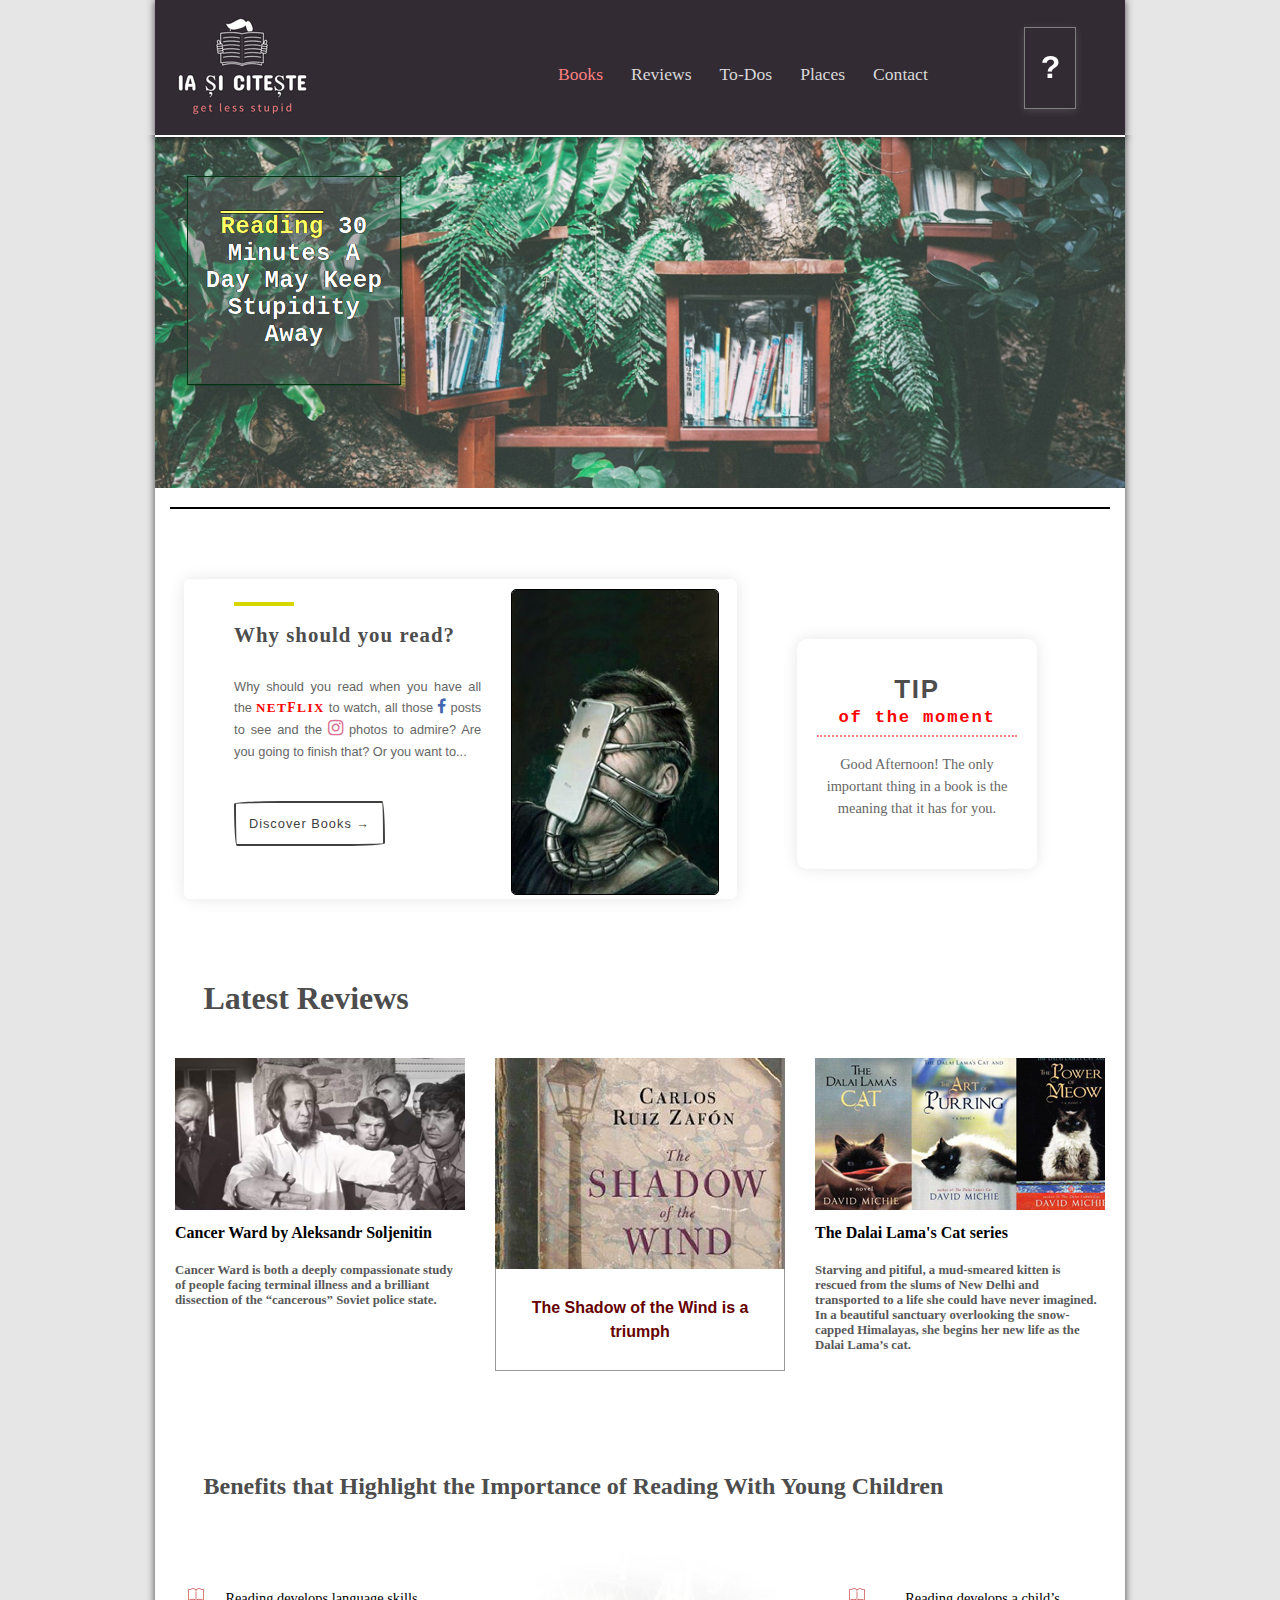
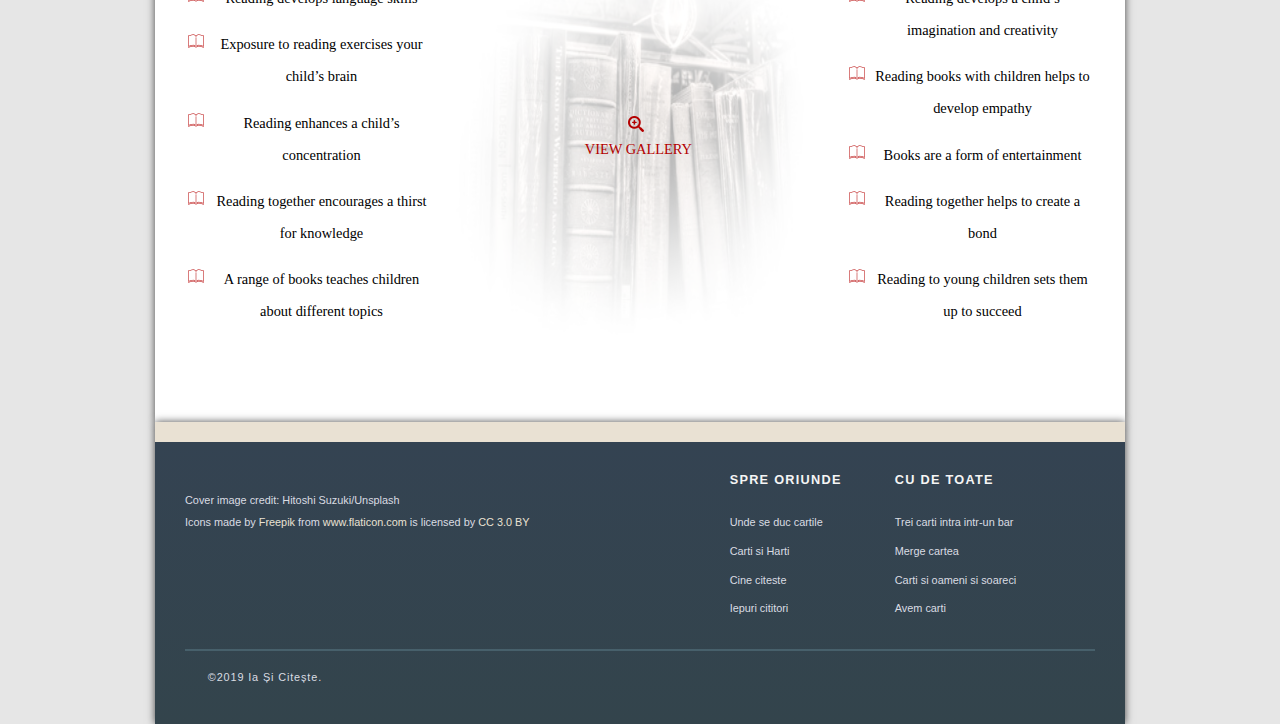
<file: index.html>
<!DOCTYPE html>
<html>

  <head>
    <title>Ia si citeste!</title>
    <meta charset="utf-8"/>
    <link rel="stylesheet" type="text/css" href="main.css">
    <link rel="stylesheet" href="https://cdnjs.cloudflare.com/ajax/libs/font-awesome/4.7.0/css/font-awesome.min.css">
  </head>

  <body>
    <div class="container">

      <!-- HEADER SECTION -->

      <div class="header-container">
        <div class="header">
          <div class="logo-container">
            <a href="index.html"><img class="logo" src="images/logou17.jpg"></a>
          </div>
          <div class ="navigation">
  	        <ul class="navigation-menu">
  	          <li class="navigation-links"><a class="nav current" href="index.html">Books</a></li>
  		        <li class="navigation-links"><a class="nav" href="reviews.html">Reviews</a></li>
  		        <li class="navigation-links"><a class="nav" href="todos.html">To-Dos</a></li>
  		        <li class="navigation-links"><a class="nav" href="places.html">Places</a></li>
  		        <li class="navigation-links"><a class="nav" href="contact.html">Contact</a></li>
            </ul>
          </div>
          <div class="card-container">
  		      <div class="card">
              <div class="card-front">
                <h1>?</h1>
              </div>
              <div class="card-back">
                <a id="review" onmouseout="choseBook()" href="https://www.goodreads.com/book/show/17125.One_Day_in_the_Life_of_Ivan_Denisovich?ac=1&from_search=true" target="_blank"><img id="book-to-slide" src="images/IvanDen.jpg"></a>
              </div>
            </div>
          </div>
        </div>
      </div>

      <!-- MAIN CONTENT SECTION -->

      <div class="main">

        <div class="home-page-image-container">
          <div class="home-page-image-tip-square">
            <h2 class="home-page-image-tip"><span class="yellow-word-tip">Reading</span> 30 minutes a day may keep stupidity away</h2>
          </div>
        </div>
        <div class="separator-line-home"></div>

       <!-- FIRST ROW OF THE MAIN CONTENT SECTION -->

        <div class="first-row-content-container">
          <div class="why-should-read-container">
            <div class="why-should-read-content">
              <div class="top-line"></div>
              <h1 class="why-should-read-header">Why should you read?</h1>
              <p class="why-should-read-text">Why should you read when you have all the <span class="netflix-icon">netflix</span> to watch, all those <i style="font-size:16px" class="fa fbook-icon">&#xf09a;</i> posts to see and the <i style="font-size:18px" class="fa insta-icon">&#xf16d;</i> photos to admire? Are you going to finish that? Or you want to...<a class="thin-button-arrow" href="https://www.goodreads.com" target="_blank"><button class="thin-button">Discover books &#8594;</button></a></p>
            </div>
            <div class="why-should-read-image">
              <img class="phone-blinded-image" src="images/phone-blinded-gr.jpg" alt="Phone blinded man">
            </div>
          </div>
          <div class="tip-of-the-moment-container tip-box shadow3">
            <h3 class="tip-of-the-moment-title"><span class="tip-title-start">Tip</span><br /> of the moment</h3>
            <p id="tips">Lorem ipsum dolor sit amet, consectetur adipisicing elit. Rem veniam, necessitatibus omnis minus quod suscipit velit et corporis cupiditate eaque</p>
          </div>
        </div>

        <!-- SECOND ROW OF THE MAIN CONTENT SECTION  -->

        <article class="latest-reviews-container">
          <h1 class="leatest-reviews-header">latest reviews</h1>
          <div class="latest-reviews-line">
            <div class="review-1">
              <a class="side-review" href="reviews.html">
                <img class="side-review-image" src="images/soljenitin.jpg">
                <h4 class="side-review-title">Cancer Ward by Aleksandr Soljenitin<h4>
                <p class="review-text">Cancer Ward is both a deeply compassionate study of people facing terminal illness and a brilliant dissection of the “cancerous” Soviet police state.</p>
              </a>
            </div>
            <div class="review-2">
              <a class="middle-review" href="reviews.html">
                <div class="middle-review-comments">
                  <h4 class="middle-review-title">The Shadow of the Wind is a triumph<h4>
                </div>
              </a>
            </div>
            <div class="review-3">
              <a class="side-review" href="reviews.html">
                <img class="side-review-image" src="images/dalai-s-lama-cat.jpg">
                <h4 class="side-review-title">The Dalai Lama's Cat series<h4>
                <p class="review-text">Starving and pitiful, a mud-smeared kitten is rescued from the slums of New Delhi and transported to a life she could have never imagined. In a beautiful sanctuary overlooking the snow-capped Himalayas, she begins her new life as the Dalai Lama’s cat.</p>
              </a>
            </div>
          </div>
        </article>

        <!-- THIRD ROW OF THE MAIN CONTENT SECTION  -->

        <h2 class="importance-of-reading-header">Benefits that Highlight the Importance of Reading With Young Children</h1>
        <div class="young-children-should-read-container">
        <div class="first-benefits-screen">
            <ul>
              <li><p>Reading develops language skills</p></li>
              <li><p>Exposure to reading exercises your child’s brain</p></li>
              <li><p>Reading enhances a child’s concentration</p></li>
              <li><p>Reading together encourages a thirst for knowledge</p></li>
              <li><p>A range of books teaches children about different topics</p></li>
            </ul>
          </div>
          <div class="gallery">
            <img class="fogged-gallery-bkg-image" src="images/carti-albnegru3.jpg" alt="Books in fog">
            <div class="centered-gallery-link">
              <a class="gallery-link">
              <img class="zoom-gallery-icon" src="images/zoom-in-button.png" alt="zoom icon">
              <span>view gallery</span></a>
            </div>
          </div>
          <div class="book-spine-seperator">
          </div>
          <div class="kids-with-guns-gallery">
            <span class="close">&times;</span>
            <div id="arrow-left" class="left arrow"></div>
            <div class="slider">
              <div class="slide slide1">
                <div class="slide-content">
                  <span></span>
                </div>
              </div>
              <div class="slide slide2">
                <div class="slide-content">
                  <span></span>
                </div>
              </div>
              <div class="slide slide3">
                <div class="slide-content">
                  <span></span>
                </div>
              </div>
              <div class="slide slide4">
                <div class="slide-content">
                  <span></span>
                </div>
              </div>
              <div class="slide slide5">
                <div class="slide-content">
                  <span></span>
                </div>
              </div>
              <div class="slide slide6">
                <div class="slide-content">
                  <span></span>
                </div>
              </div>
              <div class="slide slide7">
                <div class="slide-content">
                  <span></span>
                </div>
              </div>
            </div>
            <div id="arrow-right" class="left arrow"></div>
          </div>
          <div class="second-benefits-screen">
            <ul>
              <li><p>Reading develops a child’s imagination and creativity</p></li>
              <li><p>Reading books with children helps to develop empathy</p></li>
              <li><p>Books are a form of entertainment</p></li>
              <li><p>Reading together helps to create a bond</p></li>
              <li><p>Reading to young children sets them up to succeed</p></li>
            </ul>
          </div>
        </div>
      </div>

      <!-- FOOTER SECTION -->

      <div class="footer">
        <div class="credits-container">
          <p>Cover image credit: Hitoshi Suzuki/Unsplash</p>
          Icons made by <a class="credits-link" href="https://www.freepik.com/" title="Freepik">Freepik</a> from <a class="credits-link" href="https://www.flaticon.com/" 			    title="Flaticon">www.flaticon.com</a> is licensed by <a class="credits-link" href="http://creativecommons.org/licenses/by/3.0/" 			    title="Creative Commons BY 3.0" target="_blank">CC 3.0 BY</a>
        </div>
        <div class="useful-links-container">
          <div class="footer-links-1-container">
            <h3>Spre oriunde</h3>
            <ul class="footer-links-1">
              <li class="useful-links"><a class="footer-links" href="#">Unde se duc cartile </a></li>
              <li class="useful-links"><a class="footer-links" href="#">Carti si Harti</a></li>
              <li class="useful-links"><a class="footer-links" href="#">Cine citeste </a></li>
              <li class="useful-links"><a class="footer-links" href="#">Iepuri cititori</a></li>
            </ul>
          </div>
          <div class="footer-links-2-container">
            <h3>Cu de toate</h3>
            <ul class="footer-links-2">
              <li class="useful-links"><a class="footer-links" href="#">Trei carti intra intr-un bar</a></li>
              <li class="useful-links"><a class="footer-links" href="#">Merge cartea</a></li>
              <li class="useful-links"><a class="footer-links" href="#">Carti si oameni si soareci</a></li>
              <li class="useful-links"><a class="footer-links" href="#">Avem carti</a></li>
            </ul>
          </div>
        </div>
        <div class="field-label">
          <p class="label">&copy;2019 Ia și citește.</p>
        </div>
      </div>

    </div>

    <script src="https://ajax.googleapis.com/ajax/libs/jquery/3.3.1/jquery.min.js"></script>
    <script src="jquery.lettering.js"></script>
    <script src="script.js"></script>
  </body>
</html>
</file>
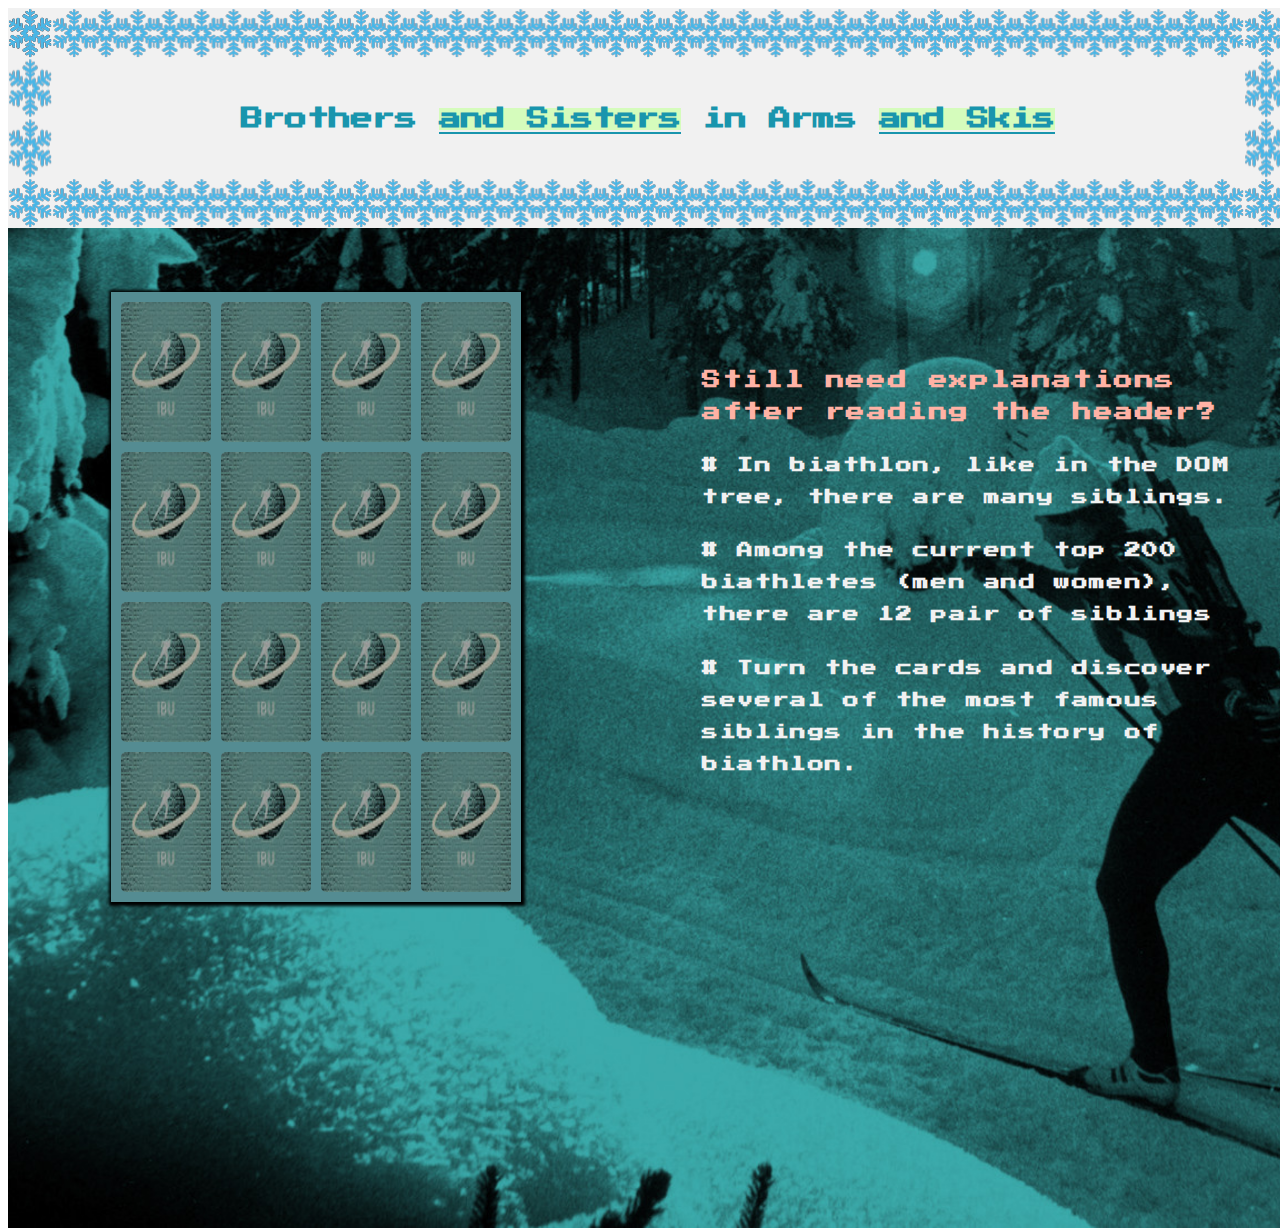
<file: MemoryGameBiathlon/index.html>
<!DOCTYPE html>
<html lang="en">
  <head>
    <meta charset="UTF-8">
    <meta name="viewport" content="width=device-width, initial-scale=1.0">
    <meta http-equiv="X-UA-Compatible" content="ie=edge">
    <link rel="stylesheet" type="text/css" href="css/style.css">
    <link href="https://fonts.googleapis.com/css?family=Press+Start+2P" rel="stylesheet">
    <title>Biathlon Memory Game</title>
  </head>
  <body>
    <div class="main-container">
      <div class="header">
        <h2>Brothers <ins>and Sisters</ins> in Arms <ins>and Skis</ins></h2>
      </div>
      <div id="main-content">
        <div id="biathletes-info"><button onclick="closeBiathletesInfo()" id="close-biathletes-info">X</button></div>
        <div id="game-container">
          <div class="biathlon-sibling-card" data-framework="boes">
            <img src="images/biathlete1.jpg" alt="card-front" class="front-face">
            <img src="images/ibu-logo.jpg" alt="card back" class="back-face">
          </div>
          <div class="biathlon-sibling-card" data-framework="fourcades">
            <img src="images/biathlete2.jpg" alt="card-front" class="front-face">
            <img src="images/ibu-logo.jpg" alt="card back" class="back-face">
          </div>
          <div class="biathlon-sibling-card" data-framework="eckoffs">
            <img src="images/biathlete3.jpg" alt="card-front" class="front-face">
            <img src="images/ibu-logo.jpg" alt="card back" class="back-face">
          </div>
          <div class="biathlon-sibling-card" data-framework="gasparins">
            <img src="images/biathlete4.jpg" alt="card-front" class="front-face">
            <img src="images/ibu-logo.jpg" alt="card back" class="back-face">
          </div>
          <div class="biathlon-sibling-card" data-framework="tofalvis">
            <img src="images/biathlete5.jpg" alt="card-front" class="front-face">
            <img src="images/ibu-logo.jpg" alt="card back" class="back-face">
          </div>
          <div class="biathlon-sibling-card" data-framework="horchlers">
            <img src="images/biathlete6.jpg" alt="card-front" class="front-face">
            <img src="images/ibu-logo.jpg" alt="card back" class="back-face">
          </div>
          <div class="biathlon-sibling-card" data-framework="boes">
            <img src="images/biathlete7.jpg" alt="card-front" class="front-face">
            <img src="images/ibu-logo.jpg" alt="card back" class="back-face">
          </div>
          <div class="biathlon-sibling-card" data-framework="tofalvis">
            <img src="images/biathlete8.jpg" alt="card-front" class="front-face">
            <img src="images/ibu-logo.jpg" alt="card back" class="back-face">
          </div>
          <div class="biathlon-sibling-card" data-framework="semerenkos">
            <img src="images/biathlete9.jpg" alt="card-front" class="front-face">
            <img src="images/ibu-logo.jpg" alt="card back" class="back-face">
          </div>
          <div class="biathlon-sibling-card" data-framework="semerenkos">
            <img src="images/biathlete10.jpg" alt="card-front" class="front-face">
            <img src="images/ibu-logo.jpg" alt="card back" class="back-face">
          </div>
          <div class="biathlon-sibling-card" data-framework="eckoffs">
            <img src="images/biathlete11.jpg" alt="card-front" class="front-face">
            <img src="images/ibu-logo.jpg" alt="card back" class="back-face">
          </div>
          <div class="biathlon-sibling-card" data-framework="fourcades">
            <img src="images/biathlete12.jpg" alt="card-front" class="front-face">
            <img src="images/ibu-logo.jpg" alt="card back" class="back-face">
          </div>
          <div class="biathlon-sibling-card" data-framework="gasparins">
            <img src="images/biathlete13.jpg" alt="card-front" class="front-face">
            <img src="images/ibu-logo.jpg" alt="card back" class="back-face">
          </div>
          <div class="biathlon-sibling-card" data-framework="eberhards">
            <img src="images/biathlete14.jpg" alt="card-front" class="front-face">
            <img src="images/ibu-logo.jpg" alt="card back" class="back-face">
          </div>
          <div class="biathlon-sibling-card" data-framework="horchlers">
            <img src="images/biathlete15.jpg" alt="card-front" class="front-face">
            <img src="images/ibu-logo.jpg" alt="card back" class="back-face">
          </div>
          <div class="biathlon-sibling-card" data-framework="eberhards">
            <img src="images/biathlete16.jpg" alt="card-front" class="front-face">
            <img src="images/ibu-logo.jpg" alt="card back" class="back-face">
          </div>
        </div>
        <div class="info-container">
          <h3>Still need explanations after reading the header?</h3>
          <h4># In biathlon, like in the DOM tree, there are many siblings.</h4>
          <h4># Among the current top 200 biathletes (men and women), there are 12 pair of siblings</h4>
          <h4># Turn the cards and discover several of the most famous siblings in the history of biathlon.
        </div>
      </div>
    </div>

    <script src="js/script.js"></script>
  </body>
</html>
</file>
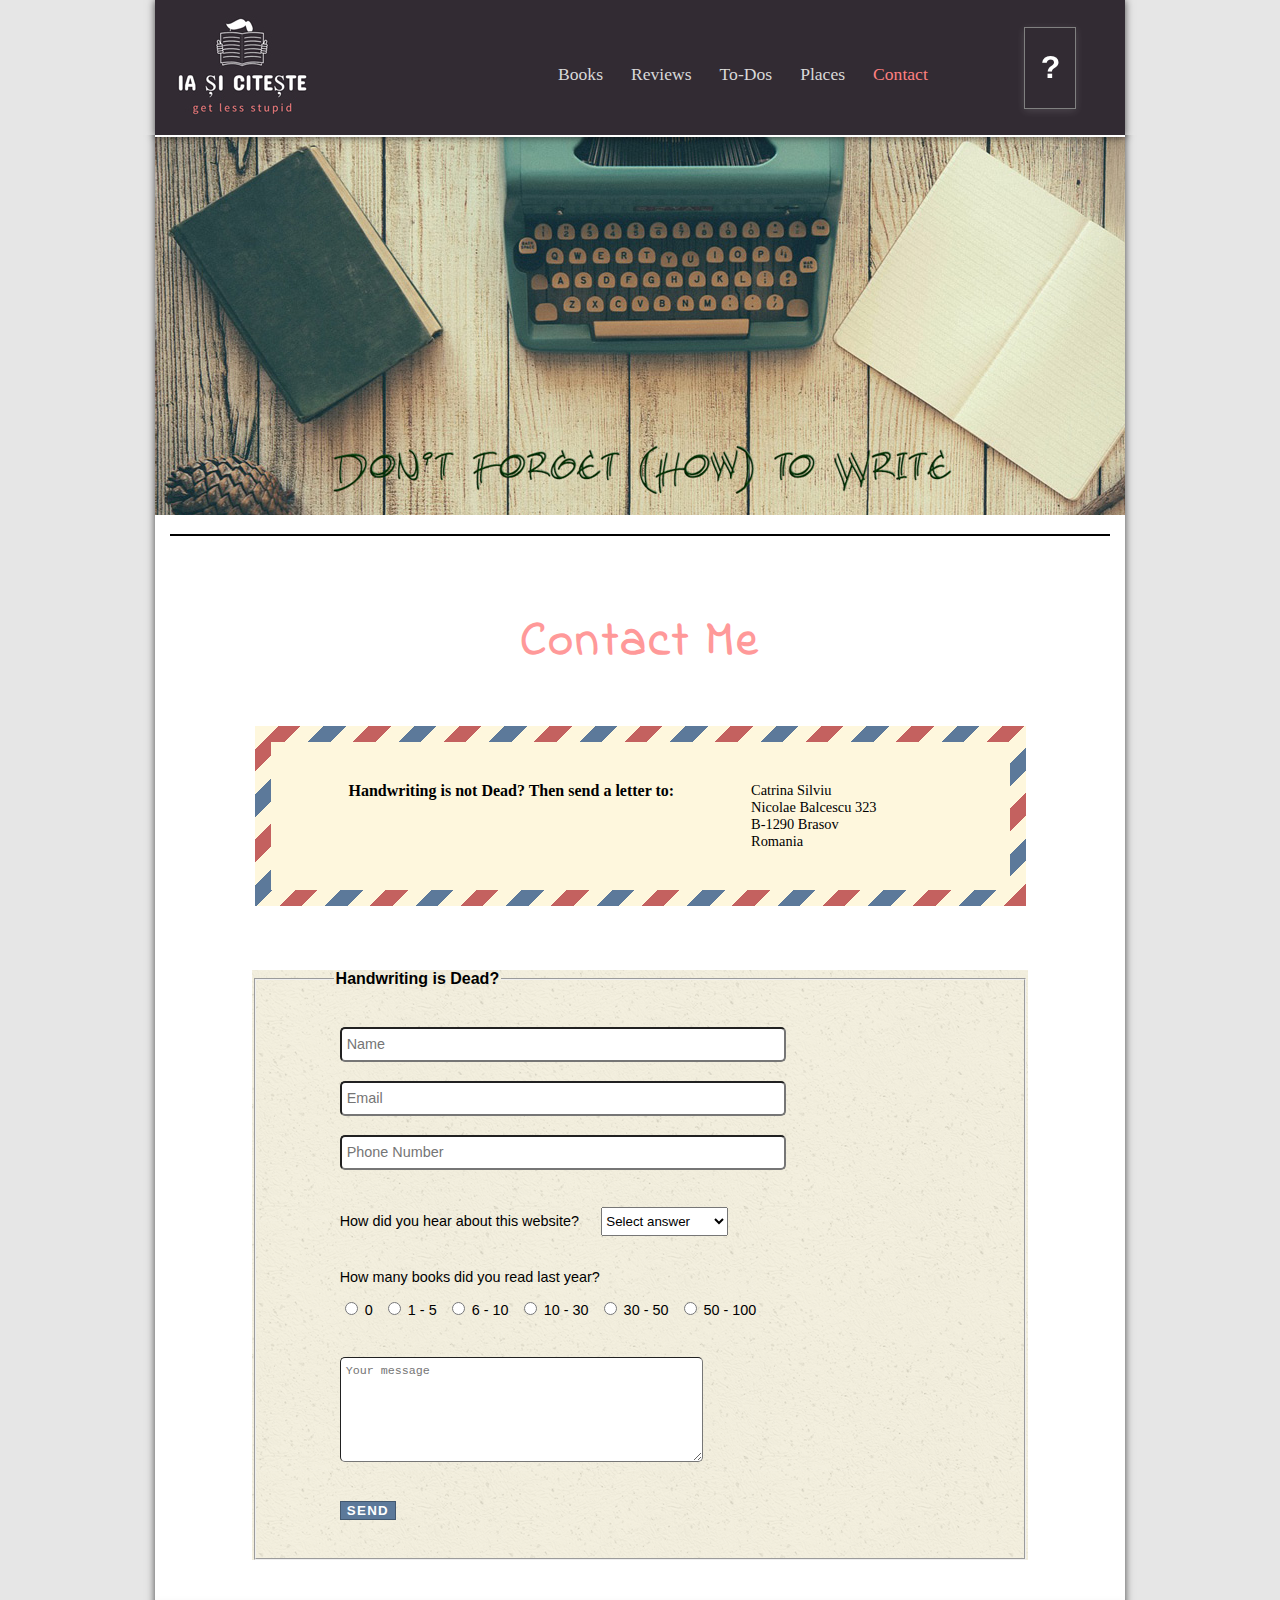
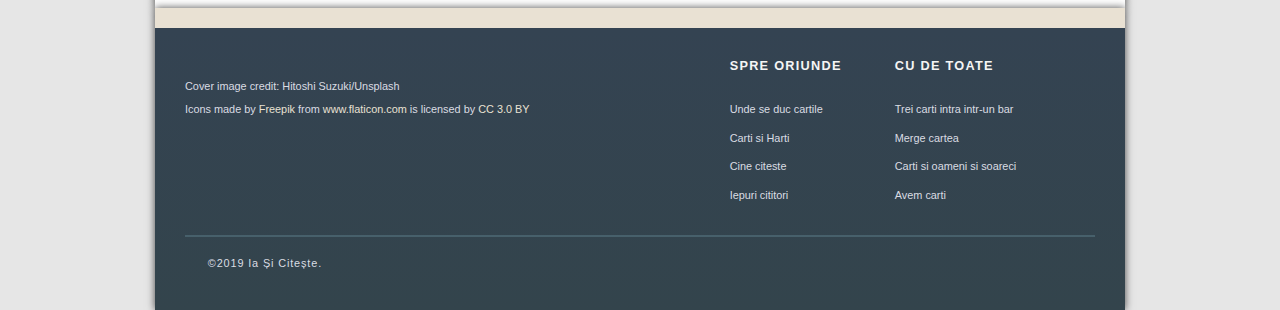
<file: contact.html>
<!DOCTYPE html>
<html>

  <head>
    <title>Ia si scrie-mi</title>
    <meta charset="utf-8"/>
    <link rel="stylesheet" type="text/css" href="main.css">
    <link rel="stylesheet" href="https://cdnjs.cloudflare.com/ajax/libs/font-awesome/4.7.0/css/font-awesome.min.css">
    <link href="https://fonts.googleapis.com/css?family=Indie+Flower" rel="stylesheet">
  </head>

  <body>

    <div class="container">

      <!-- HEADER SECTION -->

      <div class="header-container">
        <div class="header">
          <div class="logo-container">
            <a href="index.html"><img class="logo" src="images/logou17.jpg"></a>
          </div>
          <div class ="navigation">
  	        <ul class="navigation-menu">
  	          <li class="navigation-links"><a class="nav" href="index.html">Books</a></li>
  		        <li class="navigation-links"><a class="nav" href="reviews.html">Reviews</a></li>
  		        <li class="navigation-links"><a class="nav" href="todos.html">To-Dos</a></li>
  		        <li class="navigation-links"><a class="nav" href="places.html">Places</a></li>
  		        <li class="navigation-links"><a class="nav current" href="about.html">Contact</a></li>
            </ul>
          </div>
          <div class="card-container">
  		      <div class="card">
              <div class="card-front">
                <h1>?</h1>
              </div>
              <div class="card-back">
                <a id="review" onmouseout="choseBook()" href="https://www.goodreads.com/book/show/17125.One_Day_in_the_Life_of_Ivan_Denisovich?ac=1&from_search=true" target="_blank"><img id="book-to-slide" src="images/IvanDen.jpg"></a>
              </div>
            </div>
          </div>
        </div>
      </div>

      <!-- MAIN CONTENT SECTION -->

      <div class="main">

        <div class="contact-page-image-container">
        </div>
        <div class="separator-line"></div>
        <h1 class="contact-page-header">Contact Me</h1>

        <!-- LETTER CONTACT SECTION -->

        <div class="old-fashioned-contact">
          <span class="contact-letter">Handwriting is not Dead? Then send a letter to:</span>
          <span class="contact-address">Catrina Silviu <br /> Nicolae Balcescu 323  <br />B-1290 Brasov <br /> Romania</span>
        </div>

        <!-- FORM CONTACT SECTION -->

        <form id="frm" name="form1" class="contact-form">
          <fieldset class="form-content">
            <legend>
              Handwriting is Dead?
            </legend>
              <input type="text" id="form-name" name="name" size="25" maxlength="100" placeholder="Name">
            <br />
              <input type="email" id="form-email" name="email" size="25" maxlength="100" placeholder="Email">
            <br />
              <input type="text" id="form-phone" name="phone" onkeyup="digitsOnly(this)" size="25" maxlength="100" placeholder="Phone number">
              <br />
            <label class="find-about">
              How did you hear about this website?
            </label>
            <select name="referrer" id="answers" class="find-about-options">
              <option value="Select answer">Select answer</option>
              <option value="Awwwards">Awwwards</option>
              <option value="Interview">Job interview</option>
              <option value="Book">The Winds of Winter</option>
              <option value="Vision">A vision</option>
              <option value="Inventor">Brendan Eich brought me here</option>
            </select>
            <p class="how-many-books">How many books did you read last year?</p>
            <div class="how-many-books-answers">
              <label class="find-about">
                <input type="radio" name="answer" value="none">
                0
              </label>
              <label class="find-about">
                <input id="radio-answer-few" class="number-of-books" type="radio" name="answer" value="few">
                1 - 5
              </label>
              <label class="find-about" >
                <input id="radio-answer-more" class="number-of-books" type="radio" name="answer" value="more">
                6 - 10
              </label>
              <label class="find-about" >
                <input id="radio-answer-alot" class="number-of-books" type="radio" name="answer" value="alot">
                10 - 30
              </label>
              <label class="find-about">
                <input id="radio-answer-many" class="number-of-books" type="radio" name="answer" value="many">
                30 - 50
              </label>
              <label class="find-about" >
                <input id="radio-answer-addict" type="radio" name="answer" value="addict">
                50 - 100
              </label>
            </div>
            <br />
            <p><textarea id="form-message" row="5" col="50" placeholder="Your message"></textarea></p>
            <input id="send-form-info-button" type="submit" onclick="formValidation(); return false;" value="send" />
          </fieldset>
        </form>

      </div>

      <!-- FOOTER SECTION -->

      <div class="footer">
        <div class="credits-container">
          <p>Cover image credit: Hitoshi Suzuki/Unsplash</p>
          Icons made by <a class="credits-link" href="https://www.freepik.com/" title="Freepik">Freepik</a> from <a class="credits-link" href="https://www.flaticon.com/" 			    title="Flaticon">www.flaticon.com</a> is licensed by <a class="credits-link" href="http://creativecommons.org/licenses/by/3.0/" 			    title="Creative Commons BY 3.0" target="_blank">CC 3.0 BY</a>
        </div>
        <div class="useful-links-container">
          <div class="footer-links-1-container">
            <h3>Spre oriunde</h3>
            <ul class="footer-links-1">
              <li class="useful-links"><a class="footer-links" href="#">Unde se duc cartile </a></li>
              <li class="useful-links"><a class="footer-links" href="#">Carti si Harti</a></li>
              <li class="useful-links"><a class="footer-links" href="#">Cine citeste </a></li>
              <li class="useful-links"><a class="footer-links" href="#">Iepuri cititori</a></li>
            </ul>
          </div>
          <div class="footer-links-2-container">
            <h3>Cu de toate</h3>
            <ul class="footer-links-2">
              <li class="useful-links"><a class="footer-links" href="#">Trei carti intra intr-un bar</a></li>
              <li class="useful-links"><a class="footer-links" href="#">Merge cartea</a></li>
              <li class="useful-links"><a class="footer-links" href="#">Carti si oameni si soareci</a></li>
              <li class="useful-links"><a class="footer-links" href="#">Avem carti</a></li>
            </ul>
          </div>
        </div>
        <div class="field-label">
          <p class="label">&copy;2019 Ia și citește.</p>
        </div>
      </div>

    </div>

    <script src="https://ajax.googleapis.com/ajax/libs/jquery/3.3.1/jquery.min.js"></script>
    <script src="jquery.lettering.js"></script>
    <script src="script.js"></script>
  </body>
</html>
</file>
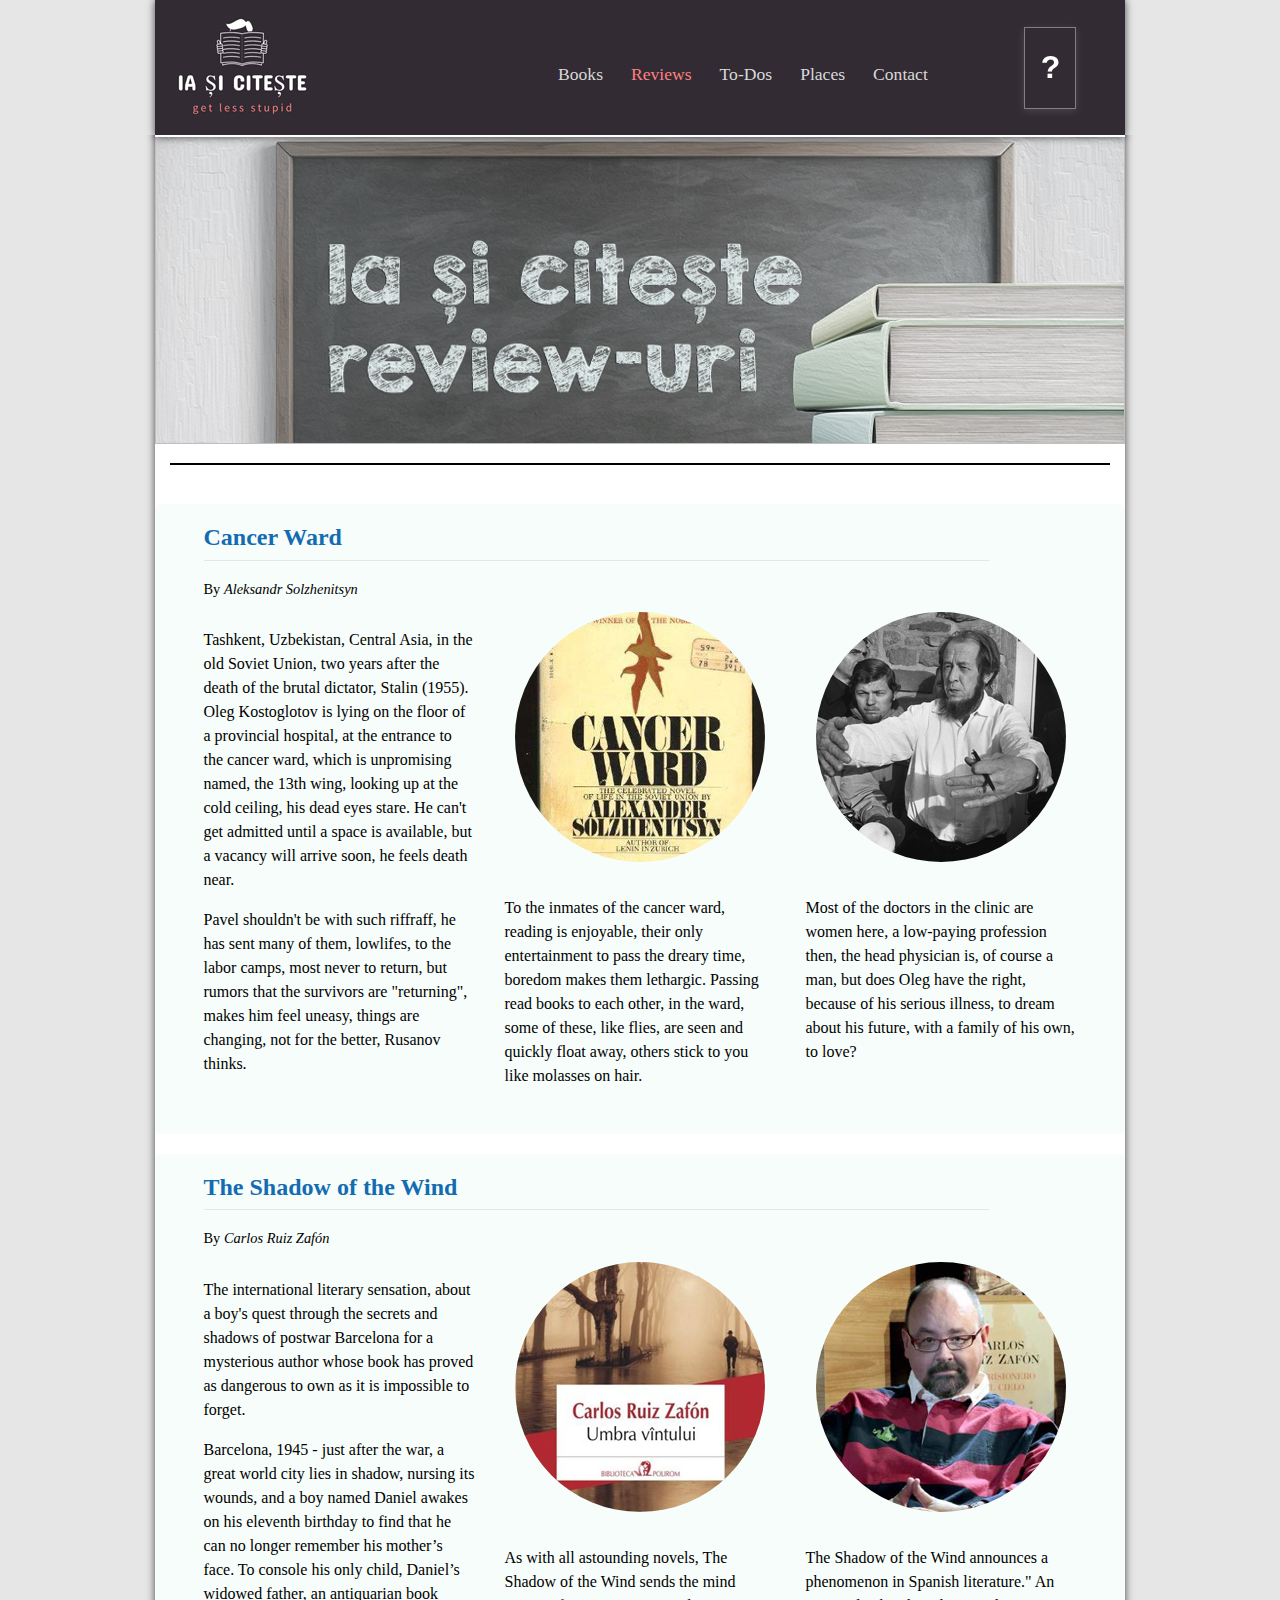
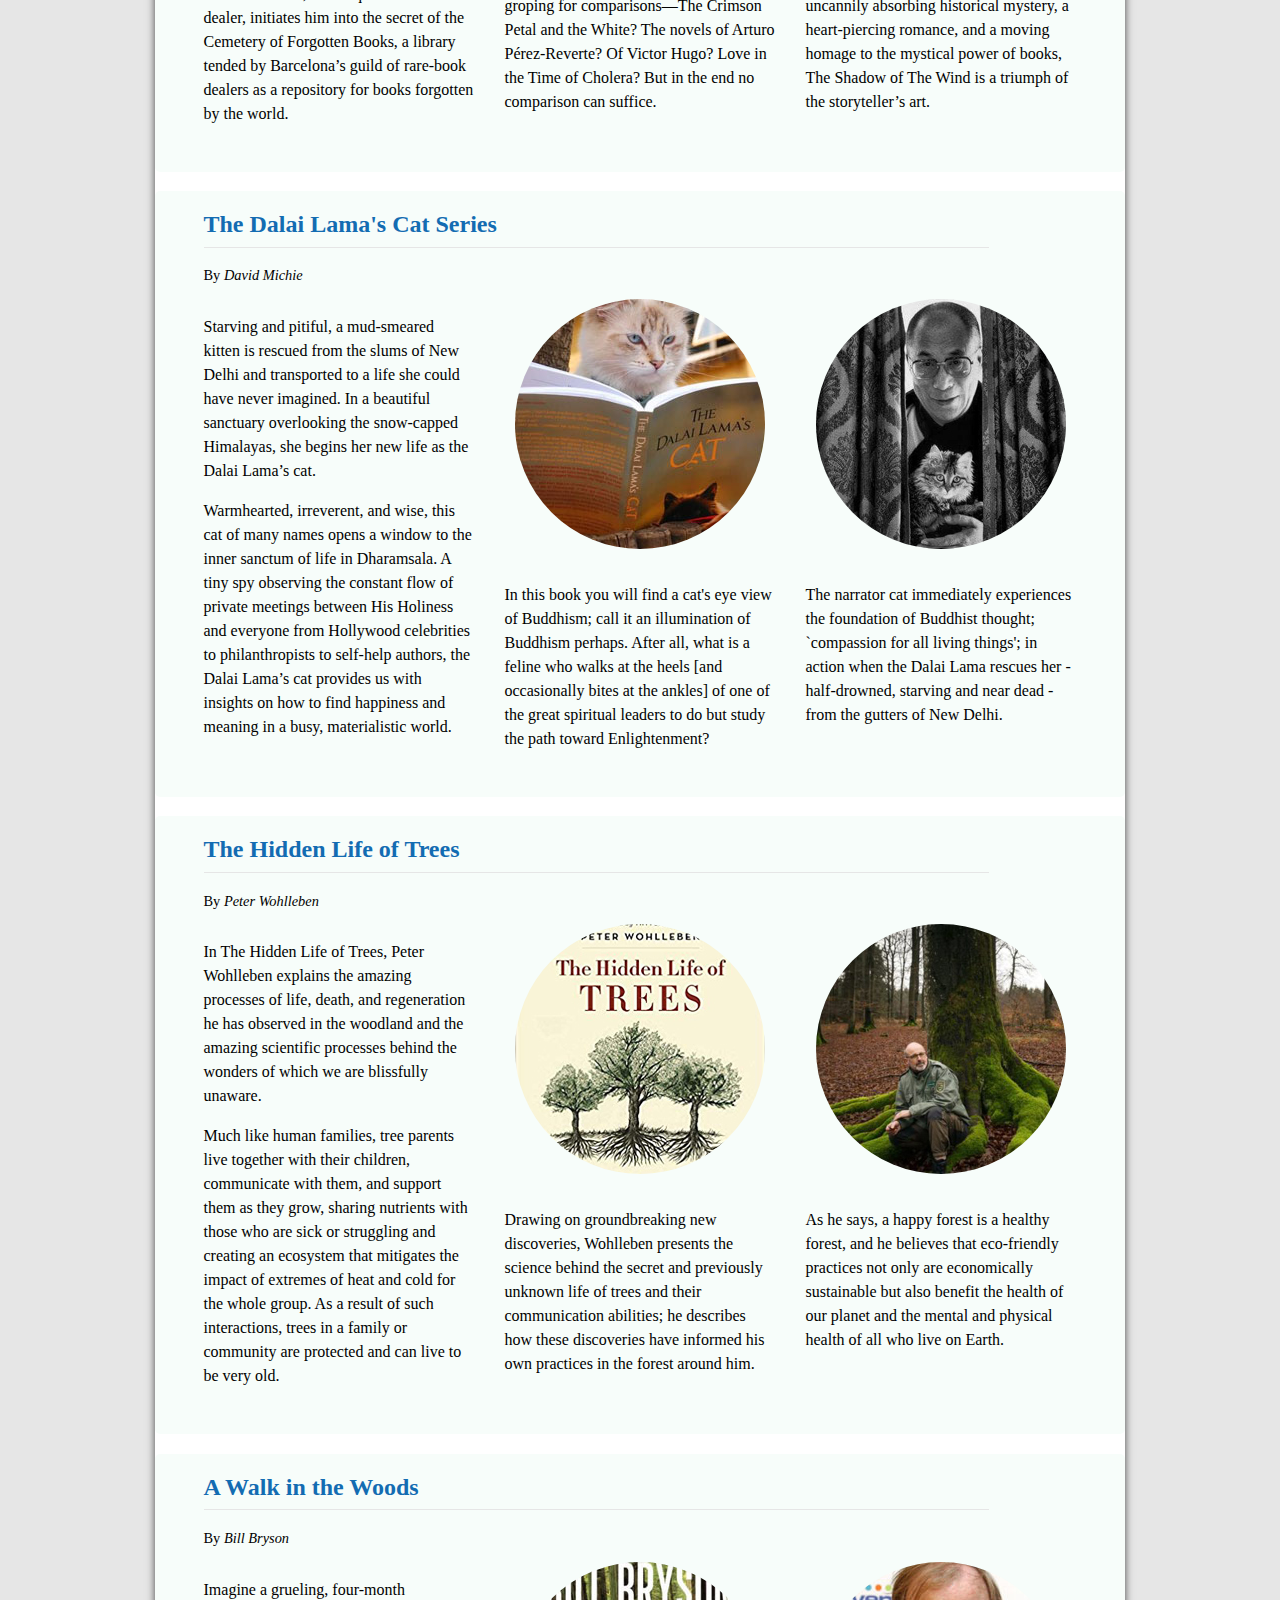
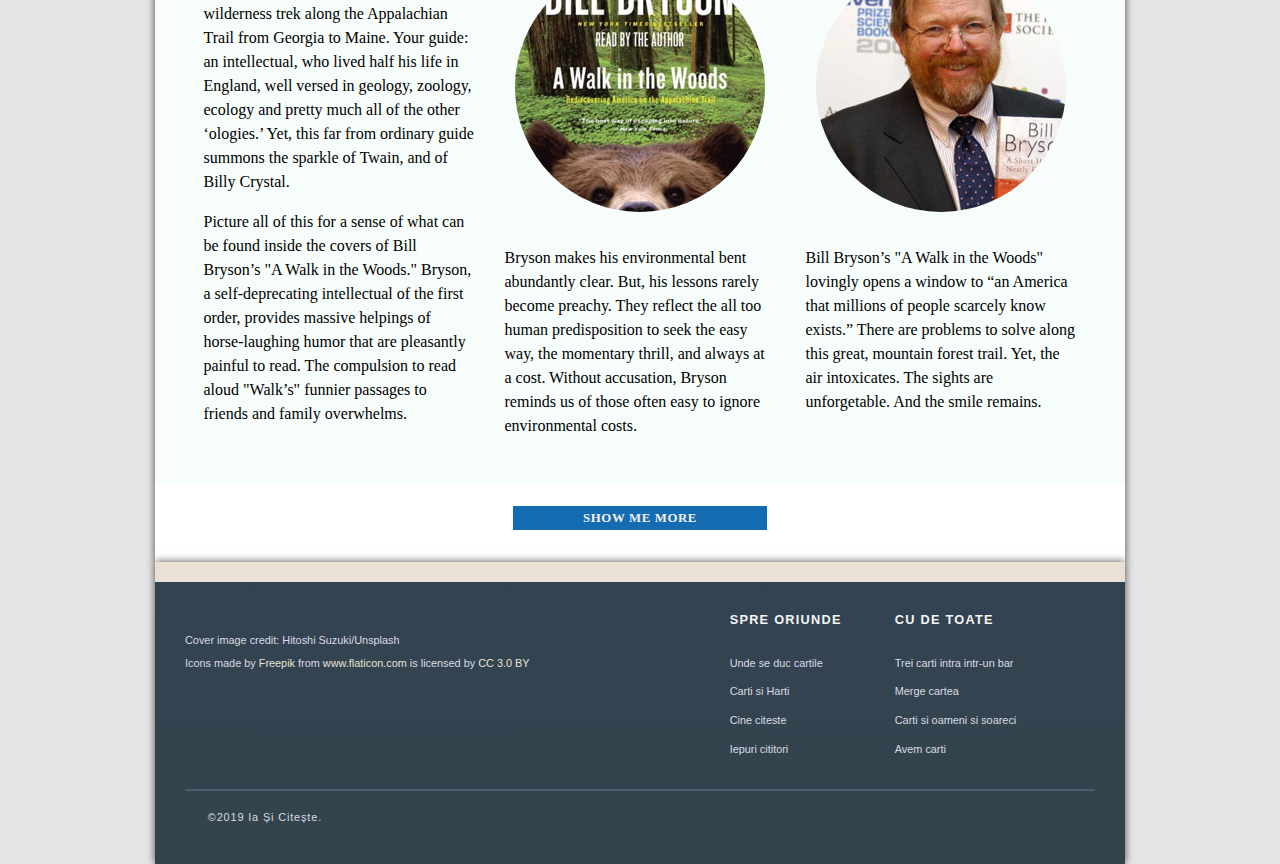
<file: reviews.html>
<!DOCTYPE html>
<html>

  <head>
    <title>Ia si citeste review-uri!</title>
    <meta charset="utf-8"/>
    <link rel="stylesheet" type="text/css" href="main.css">
    <link rel="stylesheet" href="https://cdnjs.cloudflare.com/ajax/libs/font-awesome/4.7.0/css/font-awesome.min.css">
  </head>

  <body>

    <div class="container">

      <!-- HEADER SECTION -->

      <div class="header-container">
        <div class="header">
          <div class="logo-container">
            <a href="index.html"><img class="logo" src="images/logou17.jpg"></a>
          </div>
          <div class ="navigation">
  	        <ul class="navigation-menu">
  	          <li class="navigation-links"><a class="nav" href="index.html">Books</a></li>
  		        <li class="navigation-links"><a class="nav current" href="reviews.html">Reviews</a></li>
  		        <li class="navigation-links"><a class="nav" href="todos.html">To-Dos</a></li>
  		        <li class="navigation-links"><a class="nav" href="places.html">Places</a></li>
  		        <li class="navigation-links"><a class="nav" href="contact.html">Contact</a></li>
            </ul>
          </div>
          <div class="card-container">
  		      <div class="card">
              <div class="card-front">
                <h1>?</h1>
              </div>
              <div class="card-back">
              <a id="review" onmouseout="choseBook()" href="https://www.goodreads.com/book/show/17125.One_Day_in_the_Life_of_Ivan_Denisovich?ac=1&from_search=true" target="_blank"><img id="book-to-slide" src="images/IvanDen.jpg"></a>
              </div>
            </div>
          </div>
        </div>
      </div>

      <!-- MAIN CONTENT SECTION -->

      <div class="main">
        <div class="reviews-page-image-container">
        </div>
        <div class="separator-line"></div>

        <!-- THE REVIEWS SHOWN ON PAGE LOAD -->

        <article class="review-container">
          <h2 class="review-title">Cancer Ward</h2>
          <p class="book-author"> By <span>Aleksandr Solzhenitsyn</span</p>
          <div class="article-content">
            <div class="only-text-content">
              <p>Tashkent, Uzbekistan, Central Asia, in the old Soviet Union, two years after the death of the brutal dictator, Stalin (1955). Oleg Kostoglotov is lying on the floor of a provincial hospital, at the entrance to the cancer ward, which is unpromising named, the 13th wing, looking up at the cold ceiling, his dead eyes stare. He can't get admitted until a space is available, but a vacancy will arrive soon, he feels death near.</p>
              <p>Pavel shouldn't be with such riffraff, he has sent many of them, lowlifes, to the labor camps, most never to return, but rumors that the survivors are "returning", makes him feel uneasy, things are changing, not for the better, Rusanov thinks. </p>
            </div>
            <div class="text-and-image-content">
              <div class="article-image-container">
                <img class="round-image-article" src="images/cw1.jpg" alt="The Hidden Life of Trees book cover">
              </div>
              <p class="text-below-image">To the inmates of the cancer ward, reading is enjoyable, their only entertainment to pass the dreary time, boredom makes them lethargic. Passing read books to each other, in the ward, some of these, like flies, are seen and quickly float away, others stick to you like molasses on hair.</p>
            </div>
            <div class="text-and-image-content">
              <div class="article-image-container">
                <img class="round-image-article" src="images/cw2.jpg" alt="The Hidden Life of Trees book cover">
              </div>
              <p class="text-below-image">Most of the doctors in the clinic are women here, a low-paying profession then, the head physician is, of course a man, but does Oleg have the right, because of his serious illness, to dream about his future, with a family of his own, to love?</p>
            </div>
            <div class="text-and-image-content"></div>
          </div>
        </article>

        <article class="review-container">
          <h2 class="review-title">The Shadow of the Wind</h2>
          <p class="book-author"> By <span>Carlos Ruiz Zafón</span</p>
          <div class="article-content">
            <div class="only-text-content">
              <p>The international literary sensation, about a boy's quest through the secrets and shadows of postwar Barcelona for a mysterious author whose book has proved as dangerous to own as it is impossible to forget.</p>
              <p>Barcelona, 1945 - just after the war, a great world city lies in shadow, nursing its wounds, and a boy named Daniel awakes on his eleventh birthday to find that he can no longer remember his mother’s face. To console his only child, Daniel’s widowed father, an antiquarian book dealer, initiates him into the secret of the Cemetery of Forgotten Books, a library tended by Barcelona’s guild of rare-book dealers as a repository for books forgotten by the world.</p>
            </div>
            <div class="text-and-image-content">
              <div class="article-image-container">
                <img class="round-image-article" src="images/tsotw1.jpg" alt="The Hidden Life of Trees book cover">
              </div>
              <p class="text-below-image">As with all astounding novels, The Shadow of the Wind sends the mind groping for comparisons—The Crimson Petal and the White? The novels of Arturo Pérez-Reverte? Of Victor Hugo? Love in the Time of Cholera? But in the end no comparison can suffice.</p>
            </div>
            <div class="text-and-image-content">
              <div class="article-image-container">
                <img class="round-image-article" src="images/tsotw2.jpg" alt="The Hidden Life of Trees book cover">
              </div>
              <p class="text-below-image">The Shadow of the Wind announces a phenomenon in Spanish literature." An uncannily absorbing historical mystery, a heart-piercing romance, and a moving homage to the mystical power of books, The Shadow of The Wind is a triumph of the storyteller’s art.</p>
            </div>
            <div class="text-and-image-content"></div>
          </div>
        </article>

        <article class="review-container">
          <h2 class="review-title">The Dalai Lama's Cat Series</h2>
          <p class="book-author"> By <span>David Michie</span</p>
          <div class="article-content">
            <div class="only-text-content">
              <p>Starving and pitiful, a mud-smeared kitten is rescued from the slums of New Delhi and transported to a life she could have never imagined. In a beautiful sanctuary overlooking the snow-capped Himalayas, she begins her new life as the Dalai Lama’s cat.</p>
              <p>Warmhearted, irreverent, and wise, this cat of many names opens a window to the inner sanctum of life in Dharamsala. A tiny spy observing the constant flow of private meetings between His Holiness and everyone from Hollywood celebrities to philanthropists to self-help authors, the Dalai Lama’s cat provides us with insights on how to find happiness and meaning in a busy, materialistic world.</p>
            </div>
            <div class="text-and-image-content">
              <div class="article-image-container">
                <img class="round-image-article" src="images/tdlc1.jpg" alt="The Hidden Life of Trees book cover">
              </div>
              <p class="text-below-image">In this book you will find a cat's eye view of Buddhism; call it an illumination of Buddhism perhaps. After all, what is a feline who walks at the heels [and occasionally bites at the ankles] of one of the great spiritual leaders to do but study the path toward Enlightenment?</p>
            </div>
            <div class="text-and-image-content">
              <div class="article-image-container">
                <img class="round-image-article" src="images/tdlc2.jpg" alt="The Hidden Life of Trees book cover">
              </div>
              <p class="text-below-image">The narrator cat immediately experiences the foundation of Buddhist thought; `compassion for all living things'; in action when the Dalai Lama rescues her - half-drowned, starving and near dead - from the gutters of New Delhi.</p>
            </div>
            <div class="text-and-image-content"></div>
          </div>
        </article>

        <article class="review-container">
          <h2 class="review-title">The Hidden Life of Trees</h2>
          <p class="book-author"> By <span>Peter Wohlleben</span</p>
          <div class="article-content">
            <div class="only-text-content">
              <p>In The Hidden Life of Trees, Peter Wohlleben explains the amazing processes of life, death, and regeneration he has observed in the woodland and the amazing scientific processes behind the wonders of which we are blissfully unaware.</p>
              <p>Much like human families, tree parents live together with their children, communicate with them, and support them as they grow, sharing nutrients with those who are sick or struggling and creating an ecosystem that mitigates the impact of extremes of heat and cold for the whole group. As a result of such interactions, trees in a family or community are protected and can live to be very old.</p>
            </div>
            <div class="text-and-image-content">
              <div class="article-image-container">
                <img class="round-image-article" src="images/thlot1.jpg" alt="The Hidden Life of Trees book cover">
              </div>
              <p class="text-below-image">Drawing on groundbreaking new discoveries, Wohlleben presents the science behind the secret and previously unknown life of trees and their communication abilities; he describes how these discoveries have informed his own practices in the forest around him.</p>
            </div>
            <div class="text-and-image-content">
              <div class="article-image-container">
                <img class="round-image-article" src="images/thlot2.jpg" alt="The Hidden Life of Trees book cover">
              </div>
              <p class="text-below-image">As he says, a happy forest is a healthy forest, and he believes that eco-friendly practices not only are economically sustainable but also benefit the health of our planet and the mental and physical health of all who live on Earth.</p>
            </div>
            <div class="text-and-image-content"></div>
          </div>
        </article>

        <article class="review-container">
          <h2 class="review-title">A Walk in the Woods</h2>
          <p class="book-author"> By <span>Bill Bryson</span</p>
          <div class="article-content">
            <div class="only-text-content">
              <p>Imagine a grueling, four-month wilderness trek along the Appalachian Trail from Georgia to Maine. Your guide: an intellectual, who lived half his life in England, well versed in geology, zoology, ecology and pretty much all of the other ‘ologies.’ Yet, this far from ordinary guide summons the sparkle of Twain, and of Billy Crystal.</p>
              <p>Picture all of this for a sense of what can be found inside the covers of Bill Bryson’s "A Walk in the Woods." Bryson, a self-deprecating intellectual of the first order, provides massive helpings of horse-laughing humor that are pleasantly painful to read. The compulsion to read aloud "Walk’s" funnier passages to friends and family overwhelms.</p>
            </div>
            <div class="text-and-image-content">
              <div class="article-image-container">
                <img class="round-image-article" src="images/awitw1.jpg" alt="The Hidden Life of Trees book cover">
              </div>
              <p class="text-below-image">Bryson makes his environmental bent abundantly clear. But, his lessons rarely become preachy. They reflect the all too human predisposition to seek the easy way, the momentary thrill, and always at a cost. Without accusation, Bryson reminds us of those often easy to ignore environmental costs.</p>
            </div>
            <div class="text-and-image-content">
              <div class="article-image-container">
                <img class="round-image-article" src="images/awitw2.jpg" alt="The Hidden Life of Trees book cover">
              </div>
              <p class="text-below-image">Bill Bryson’s "A Walk in the Woods" lovingly opens a window to “an America that millions of people scarcely know exists.” There are problems to solve along this great, mountain forest trail. Yet, the air intoxicates. The sights are unforgetable. And the smile remains.</p>
            </div>
            <div class="text-and-image-content"></div>
          </div>
        </article>

        <!-- THE REVIEWS SHOWN WHEN THE SHOW ME MORE BUTTON IS CLICKED -->

        <article id="add-article-1" class="review-container-hidden">
          <h2 class="review-title">Regele moare</h2>
          <p class="book-author"> By <span>Eugen Ionesco</span</p>
          <div class="article-content">
            <div class="only-text-content">
              <p>Exit the King is a highly stylized, ritualized death rite unfolding the final hours of the once-great king Berenger the First. As he dies, his kingdom also dies. His armies suffer defeat, the young emigrate, the seasons change overnight, and his kingdom’s borders shrink to the outline of his throne. At last, as the curtain falls, the king himself dissolves into a gray mist.</p>
              <p>The Killer is a study of pure evil. Bérenger, a conscientious citizen, finds himself in a radiantly beautiful city marred only by the presence of a killer. Bérenger’s determination to find the murderer in the face of official indifference and his final defeat at the hands of an impersonal, pitiless cruelty speak with the universality of Kafka’s The Trial.</p>
            </div>
            <div class="text-and-image-content">
              <div class="article-image-container">
                <img class="round-image-article" src="images/rm1.jpg" alt="The Hidden Life of Trees book cover">
              </div>
              <p class="text-below-image"> Siobhan Redmond (this is a starry cast for a studio show) plays his first wife, a queen of autocratic loquacity: her velvet voice contrasting with her steely words – a terrific performance. Beth Park as the second wife – the king’s favourite – is spot-on too, an unnerving airhead with runaway mascara: a good-time girl having a bad time.</p>
            </div>
            <div class="text-and-image-content">
              <div class="article-image-container">
                <img class="round-image-article" src="images/rm2.jpg" alt="The Hidden Life of Trees book cover">
              </div>
              <p class="text-below-image">He hops, skips, jumps, dances, limps, pulls faces, wears pyjamas, complains of lumbago. He is more fool than king. His elocution is comically overdone, as if addressing the hard of hearing or mentally defective. And the challenge of this play is that he cannot reach us nor we him: ordinary sympathy is suspended.</p>
            </div>
            <div class="text-and-image-content"></div>
          </div>
        </article>

        <article id="add-article-2" class="review-container-hidden">
          <h2 class="review-title">Don't Make Me Think</h2>
          <p class="book-author"> By <span>Steve Krug</span</p>
          <div class="article-content">
            <div class="only-text-content">
              <p>Since Don’t Make Me Think was first published in 2000, over 400,000 Web designers and developers have relied on Steve Krug’s guide to help them understand the principles of intuitive navigation and information design.</p>
              <p>In this 3rd edition, Steve returns with fresh perspective to reexamine the principles that made Don’t Make Me Think a classic, with updated examples and a new chapter on mobile usability. And it’s still short, profusely illustrated…and best of all–fun to read. If you’ve read it before, you’ll rediscover what made Don’t Make Me Think so essential to Web designers and developers around the world. Many people have said it should be required reading for anyone working on Web sites.</p>
            </div>
            <div class="text-and-image-content">
              <div class="article-image-container">
                <img class="round-image-article" src="images/dmmt1.jpg" alt="The Hidden Life of Trees book cover">
              </div>
              <p class="text-below-image">The section that talks about how to resolve "design" (people) problems, when members of different teams prefer one design over another, is a life-saver for any Project / Product Manager. It clearly brings the focus back to the problem - are we doing the right thing for the intended users of this website?</p>
            </div>
            <div class="text-and-image-content">
              <div class="article-image-container">
                <img class="round-image-article" src="images/dmmt2.jpg" alt="The Hidden Life of Trees book cover">
              </div>
              <p class="text-below-image">The footnotes offer interesting segues (sometimes not about web usability), and the Recommended Reading section is a big plus.
              It is an easy read, at a little under 200 pages - no reason your web dev team can't find time to read (and re-read) it!</p>
            </div>
            <div class="text-and-image-content"></div>
          </div>
        </article>

        <div id="more-reviews-button">
        <a href"#">Show me more</a>
        </div>
      </div>
    </div>

      <!-- FOOTER SECTION -->

      <div class="footer">
        <div class="credits-container">
          <p>Cover image credit: Hitoshi Suzuki/Unsplash</p>
          Icons made by <a class="credits-link" href="https://www.freepik.com/" title="Freepik">Freepik</a> from <a class="credits-link" href="https://www.flaticon.com/" 			    title="Flaticon">www.flaticon.com</a> is licensed by <a class="credits-link" href="http://creativecommons.org/licenses/by/3.0/" 			    title="Creative Commons BY 3.0" target="_blank">CC 3.0 BY</a>
        </div>
        <div class="useful-links-container">
          <div class="footer-links-1-container">
            <h3>Spre oriunde</h3>
            <ul class="footer-links-1">
              <li class="useful-links"><a class="footer-links" href="#">Unde se duc cartile </a></li>
              <li class="useful-links"><a class="footer-links" href="#">Carti si Harti</a></li>
              <li class="useful-links"><a class="footer-links" href="#">Cine citeste </a></li>
              <li class="useful-links"><a class="footer-links" href="#">Iepuri cititori</a></li>
            </ul>
          </div>
          <div class="footer-links-2-container">
            <h3>Cu de toate</h3>
            <ul class="footer-links-2">
              <li class="useful-links"><a class="footer-links" href="#">Trei carti intra intr-un bar</a></li>
              <li class="useful-links"><a class="footer-links" href="#">Merge cartea</a></li>
              <li class="useful-links"><a class="footer-links" href="#">Carti si oameni si soareci</a></li>
              <li class="useful-links"><a class="footer-links" href="#">Avem carti</a></li>
            </ul>
          </div>
        </div>
        <div class="field-label">
          <p class="label">&copy;2019 Ia și citește.</p>
        </div>
      </div>

    </div>

    <script src="https://ajax.googleapis.com/ajax/libs/jquery/3.3.1/jquery.min.js"></script>
    <script src="jquery.lettering.js"></script>
    <script src="script.js"></script>
  </body>
</html>
</file>
<file: main.css>
html {
	font-family: Verdana, Arial, sans-serif;
}

body {
	margin: 0;
	padding: 0;
	background-color: e3e3e3;
	height: 100vh;
	background-color: #e6e6e6;
}

.container {
	margin: 0;
	padding: 0;
}

.main {
	max-width: 970px;
	font-family: "Trebuchet MS";
	margin: 0px auto;
	display: grid;
	align-items: center;
	background-color: #fff;
	box-shadow: 0px 0px 8px rgba(0,0,0,0.7);
}


/* Header Styles */


.header-container {
	width: 100%;
	height: 135px;
	background-color: #e6e6e6;
	position: fixed;
	z-index: 10;
}

.header {
	max-width: 970px;
	height: 135px;
	border-bottom: 2px solid #fff;
	display: grid;
	grid-template-columns: 1.1fr 4fr 1fr;
	margin: 0 auto;
	align-items: center;
	justify-items: center;
	grid-gap: 30px;
	background-color: #322b33;
	box-shadow: 0px 0px 8px rgba(0,0,0,0.7);
}

img.logo {
	margin-left: 0.73em;
}

.navigation {
	margin: 0;
	margin-left: auto;
	height: 60px;
	float: right;
}

.navigation ul {
	text-align: right;
	list-style-type: none;
	font-family: "Trebuchet MS";
}

li a.nav {
   display: block;
   padding-right: 8px;
   color: #d9d9d9;
   text-decoration: none;
	 font-size: 1.1em;
}

a:link {

}

a:visited {

}

a.nav:hover {
  color: #ff8080;
}

a.nav.current {
	color: #ff8080;
}

li.navigation-links {
	float: left;
	padding: 10px;
}

.card-container {
	perspective: 700px;
	-webkit-perspective: 700px;
  -o-perspective: 700px;
  -moz-perspective: 700px;
	background-color: transparent;
	display: flex;
}

.card {
	width: 50px;
	height: 80px;
	border: 1px solid grey;
	text-align: center;
	transition: transform 0.6s ease;
	transform-style: preserve-3d;
   -webkit-transform-style: preserve-3d;
   -webkit-transition: -webkit-transform 0.6s;
   -o-transform-style: preserve-3d;
   -o-transition: -o-transform 0.6s;
   -moz-transform-style: preserve-3d;
   -moz-transition: -moz-transform 0.6s;
	box-shadow: 0 2px 8px 0 rgba(255,255,255,0.13);
	color: white;
}

.card:hover {
	transform: rotateY(180deg);
	-moz-transform: rotateY(180deg);
  -webkit-transform: rotateY(180deg);
  -o-transform: rotateY(180deg);
}

.card-front {
	width: 50px;
	height: 80px;
	position: absolute;
	backface-visibility: hidden;
	-moz-backface-visibility: hidden;
  -webkit-backface-visibility: hidden;
  -o-backface-visibility: hidden;
}

.card-back {
	width: 50px;
  height: 80px;
	position: absolute;
	z-index: 1;
	backface-visibility: hidden;
	-moz-backface-visibility: hidden;
  -webkit-backface-visibility: hidden;
  -o-backface-visibility: hidden;
	transform: rotateY(180deg);
	-moz-transform: rotateY(180deg);
  -webkit-transform: rotateY(180deg);
  -o-transform: rotateY(180deg);
	font-size: 12px
}


/* ------------------------------------------ */


/* Footer Styles */


.footer {
	background-image: linear-gradient(#344352, #33444C) ;
	padding: 30px 30px;
	border-top: 20px solid #E9E1D3;
	color: #DADCE3;
	display: grid;
	grid-template-columns: 5fr 5fr;
	font-size: 0.85em;
	max-width: 910px;
	margin: 0 auto;
	box-shadow: 0px 0px 8px rgba(0,0,0,0.7);
}

.credits-container, .useful-links-container {
   border-bottom: 2px solid #47606b;
	 padding-bottom: 1em;
}

.credits-container {
	font-size: 0.8em;
  padding-top: 1em;
}

.credits-link {
	text-decoration: none;
	color: #E9E1D3;
}

.useful-links-container {
	display: block;
	font-size: 0.8em;
	text-align: center;
	padding-right: 3em;
	padding-left: 4em;
}

.footer-links-2-container {
	display: inline-block;
	font-weight: 200;
}

.footer-links-1-container {
	display: inline-block;
	margin-right: 50px;
	font-weight: 200;
}

.footer-links-1-container h3, .footer-links-2-container h3  {
	color: #f5f5f5;
	letter-spacing: 0.1em;
	text-transform: uppercase;
	text-align: left;
	-webkit-margin-before: 0em;
	-webkit-margin-after: 0em;
	padding-bottom: 2em;
}

ul.footer-links-1, ul.footer-links-2 {
	padding-inline-start: 0px;
	margin-block-start: 0em;
	list-style-type: none;
	text-align: left;
	-webkit-padding-start: 0px;
}

.footer-links-2 {
	display: inline-block;
	text-align: left;
}

li.useful-links {
	list-style: square;
	display: block;
	padding-bottom: 8px;
}

.footer-links {
	text-decoration: none;
	color: #DADCE3;
	margin-bottom: 1%;
	line-height: 1.9em;
}

.footer-links:hover {
	color: #b6bac8;
}

.label {
	text-transform: capitalize;
	margin-left: 5%;
	padding-top: 2%;
	font-size: 0.8em;
	letter-spacing: 0.08em;
}


/* ------------------------------------------ */


/* HOME PAGE STYLES */


/* Home Page Cover Image Styles */


.home-page-image-container {
	width: 100%;
	height: 360px;
	background-image: url("images/site-cover233.jpg");
	background-size: cover;
	position: relative;
	margin-top: 13.2%;
}

.home-page-image-tip-square {
	background-color: rgba(89, 89, 89, 0.4);
	color: white;
	font-size: 1em;
	margin-left: 2rem;
	margin-top: 3rem;
	display: inline-block;
	font-family: "Courier New", monospace;
	letter-spacing: 0.3px;
	padding: 1rem 1rem;
	max-width: 180px;
	border: 1px solid #003311;
	text-align: center;
	box-shadow: 0.3px 0.3px 0.3px 0px #003311;
	text-transform: capitalize;
	text-shadow:
			-0.3px -0.3px 0 #000,
			 0.3px -0.3px 0 #000,
			 -0.3px 0.3px 0 #000,
				0.3px 0.3px 0 #000;
}

.home-page-image-tip {
	float: right;
}

 .yellow-word-tip {
	 color: #ffff66;
	 text-decoration: overline;
}


/* ------------------------------------------ */


/* Home Page First Row's Styles */


.first-row-content-container {
	max-width: 100%;
	display: grid;
	grid-template-columns: 3fr 2fr;
	margin-top: 30px;
	margin-bottom: 4%;
}


.why-should-read-container {
	padding: 10px 50px;
	margin-top: 40px;
	margin-left: 5%;
	margin-bottom: 20px;
	border-radius: 6px;
	height: 300px;
	background-color: #fff;
	display: grid;
	grid-template-columns: 1.2fr 1fr;
	float: left;
	box-shadow: 0 0 15px rgba(0, 0, 0, 0.1);
}

.why-should-read-content {
	padding-top: 5%;
	display: inline-block;
}

.top-line {
	height: 4px;
	width: 60px;
	background-color: #d7d700;
}

.why-should-read-header {
  color: #222;
	letter-spacing: 0.05em;
	font-weight: bold;
}

h1.why-should-read-header {
	font-size: 1.3em;
	display: inline-block;
	line-height: 1.4em;
	color: #4d4d4d;
}

.why-should-read-text {
	line-height: 1.7em;
	text-align: justify;
	font-size: 0.8em;
	color: #666;
	font-weight: 100;
	font-family: Arial, sans-serif;
}

.fbook-icon {
	color: #4167b1;
}

.insta-icon {
 color: palevioletred;
}


.netflix-icon span {
  font-family: "Bebas Neue";
	letter-spacing: 0.1em;
	text-transform: uppercase;
	font-weight: 700;
	color: red;
}

span.char1 {
	font-size: 13px;
}

span.char2 {
	font-size: 13.25px;
}

span.char3 {
	font-size: 13.5px;
}

span.char4 {
	font-size: 13.75px;
}

span.char5 {
	font-size: 13.5px;
}

span.char6 {
	font-size: 13.25px;
}

span.char7 {
	font-size: 13px;
}

.thin-button-arrow{
	text-decoration: none;
}

.thin-button {
	margin-top: 3em;
	background: transparent;
	padding: 1em;
	transition: all 0.5s ease;
	color: #41403E;
	font-size: 1em;
	letter-spacing: 1px;
	text-transform: capitalize;
	outline: none;
	box-shadow: 20px 38px 34px -26px rgba(0, 0, 0, 0.2);
	border-radius: 255px 15px 225px 15px/15px 225px 15px 225px;
	border: solid 2px #41403E;
	display: block;
	text-align: center;
}

.thin-button:hover {
	box-shadow: 2px 8px 4px -6px rgba(0, 0, 0, 0.3);
	color: red;
	cursor: pointer;
}

.why-should-read-image {
	display: inline-block;
}

.phone-blinded-image {
	margin-left: 30px;
	border: 1px solid #000;
	border-radius: 5px;
	max-width: 100%;
	max-height: 100%;
}

.tip-of-the-moment-container {
	height: 50%;
	max-width: 200px;
	margin: 40px 0px 0px 60px;
	margin-right: 30px;
	border-radius: 5px;
	padding: 10px;
	text-align: center;
	font-size: 0.9em;
	color: #666;
	margin-top: 3%;
	line-height: 1.5em;
}

.tip-of-the-moment-title {
	color: #222;
	font-weight: 700;
	font-size: 1.2em;
	color: red;
	letter-spacing: 0.1em;
	line-height: 1.4em;
	font-family:  "Courier";
	font-weight: 900;
	border-bottom: 2px dotted #ff8080;
	padding-bottom: 5px;
}

.tip-box {
	margin-top: 100px;
	box-shadow: 0 0 15px rgba(0, 0, 0, 0.1);
	border-radius: 10px;
	padding: 20px;
}

.tip-title-start {
	font-family: "Garamond", sans-serif;
	text-transform: uppercase;
	color: #4d4d4d;
	font-size: 1.5em;
	font-weight: lighter;
}

/* ------------------------------------------ */


/* Home Page Second Row's Styles */


.latest-reviews-container {
	margin-bottom: 3em;
}

.leatest-reviews-header {
	margin-left: 5%;
	text-transform: capitalize;
	color: #4d4d4d;
}

.latest-reviews-line {
	display: grid;
	grid-template-columns: minmax(100px, 1fr) minmax(100px, 1fr) minmax(100px, 1fr);
	grid-gap: 30px;
	margin-bottom: 30px;
	padding-left: 20px;
	padding-right: 20px;
  justify-content: space-between;
}

.review-1, .review-3 {
 	margin-top: 20px;
}

img.side-review-image {
	max-width: 100%;
}

a.side-review {
	text-decoration: none;
	font-weight: bold;
	font-size: 1em;
	color: black;
}

.side-review-image {
	margin-bottom: 10px;
}

.side-review-title {
	font-size: 1em;
	margin-top: 0;
}

.review-text {
	font-size: 0.8em;
	color: #595959;
}

.review-2 {
  margin-top: 20px;
	background-image: url(images/shadow-of-the-wind.jpg);
	background-size: contain;
	background-repeat: no-repeat;
}

.middle-review-comments {
  position: relative;
	top: 13.2em;
	background-color: white;
	border: 1px solid #999;
	border-top: transparent;
	padding: 5px 20px;
	color: #660000;
	font-weight: bold;
	font-family: Garamond, sans-serif;
}

h4.middle-review-title {
	line-height: 1.5em;
	text-align: center;
}

h4.middle-review-title:hover {
	text-decoration: underline;
}

a.middle-review {
	text-decoration: none;
	color: black;
}

/* ------------------------------------------ */


/* Home Page Third Row's Styles */


.young-children-should-read-container {
	display: grid;
	grid-template-columns: 1.8fr 2fr 0fr 1.8fr;
	margin-bottom: 4em;
	margin-top: 2em;
	margin-left: 1em;
	margin-right: 2em;
}

.importance-of-reading-header {
	margin-left: 5%;
	padding-right: 5%;
	color:#4d4d4d;
}

.first-benefits-screen, .second-benefits-screen {
	width: 100%;
	height: 100%;
	overflow: hidden;
	display: flex;
	text-align: center;
	justify-content: center;
	flex-direction: column;
}

.second-benefits-screen p, .first-benefits-screen p {
	font-size: 0.9em;
}

.second-benefits-screen ul, .first-benefits-screen ul {
	list-style-image: url(images/open-book.png);
	line-height: 2em;
}

.book-spine-separator {
	display: none;
	visibility: hidden;
}

.gallery {
	position: relative;
	text-align: center;
	display: inline-block;
	margin: 0px auto;
}

.centered-gallery-link {
	position: absolute;
	bottom: 200px;
	right: 140px;
}

.zoom-gallery-icon {
	display: block;
	margin-bottom: 7%;
	margin-left: 40%;
}

.gallery-link {
	margin: 0 auto;
	text-align: center;
	color: #b30000;
	text-transform: uppercase;
	font-size: 0.9em;
	cursor: pointer;
}

.fogged-gallery-bkg-image {
	max-width: 400px;
	height: 400px;
	opacity: 0.3;
}


#slider, .kids-with-guns-gallery, .slide-content {
	margin: 0;
	padding: 0;
	width: 100%;
	height: 100vh;
	overflow-x: hidden;
}

.kids-with-guns-gallery {
	position: fixed;
	display: none;
	z-index: 10;
  left: 0;
  top: 0;
  width: 100%;
  height: 100%;
  overflow: auto;
  background-color: rgb(0,0,0);
  background-color: rgba(0,0,0,0.9);
}

.slide {
	background-size: cover;
	background-position: center;
	background-repeat: no-repeat;
	margin: auto;
  display: block;
  width: 80%;
}

.close {
  position: absolute;
  top: 15px;
  right: 285px;
  color: #cf4d53;
  font-size: 60px;
  font-weight: lighter;
  transition: 0.3s;
}

.close:hover, close:focus {
	 cursor: pointer;
	 color: #000;
	 text-decoration: none;
}

.slide1 {
	background-image: url(images/kid-book1.jpeg);
}

.slide2 {
	background-image: url(images/kid-book2.jpeg);
}

.slide3 {
	background-image: url(images/kid-book3.jpeg);
}

.slide4 {
	background-image: url(images/kid-book4.jpeg);
}

.slide5 {
	background-image: url(images/kid-book5.jpeg);
}

.slide6 {
	background-image: url(images/kid-book6.jpeg);
}

.slide7 {
	background-image: url(images/kid-book7.jpeg);
}

.slide-content {
	display: flex;
	flex-direction: column;
	justify-content: center;
	align-items: center;
	text-align: center;
}

.slide-content span {
	font-size: 5em;
	color: white;
}

.arrow {
	cursor: pointer;
	top: 50%;
	margin-top: -30px;
	position: absolute;
	border-style: solid;
}

#arrow-left {
	border-width: 30px 40px 30px 0px;
	left: 0;
	border-color: transparent #fff transparent transparent;
	margin-left: 30px;
}

#arrow-right {
	border-width: 30px 0px 30px 40px;
	right: 0;
	border-color: transparent transparent transparent #fff;
	margin-right: 30px;
}


/* Reviews Page Style */


.reviews-page-image-container {
	height: 314px;
	background-image: url("images/reviews-cover4.jpg");
	background-size: cover;
	border: 1px solid #bfbfbf;
	position: relative;
	margin-top: 13.2%;
}

.separator-line {
	margin: 2% auto 4% auto;
	width: 97%;
	border-bottom: 2px solid black;
}

.separator-line-home {
	margin: 2% auto 0% auto;
	width: 97%;
	border-bottom: 2px solid black;
}

.review-container {
	border-radius: 5px;
	margin: 0px;
	background-color: #f7fdfa;
	margin-bottom: 2%;
	padding: 0px 5% 0px 5%;
}

.review-container-hidden {
	border-radius: 5px;
	margin: 0px;
	background-color: #f7fdfa;
	margin-top: 2%;
	padding: 0px 5% 0px 5%;
	display: none;
}

h2.review-title {
	font-weight: 900;
	font-family: Georgia, serif;
	border-bottom: 1px solid #e6e6e6;
	padding-bottom: 1%;
	max-width: 90%;
	color: #136CB2;
}

.book-author span {
	font-style: oblique;
}

.book-author {
	font-size: 0.9em;
}

.article-content{
	display: grid;
	grid-template-columns: minmax(100px, 1fr) minmax(100px, 1fr) minmax(100px, 1fr);
	line-height: 1.5em;
	grid-gap: 30px;
	justify-content: space-between;
}

.text-and-image-content {
}

.round-image-article {
	border-radius: 50%;
	margin: 0 auto;
}

.article-image-container {
	 text-align: center;
	 margin-bottom: 10%;
}

img.round-image-article {
	max-width: 100%;
	max-height: 100%;
}

p.text-below-image {
}

.more-reviews-button-container a {
	text-decoration: none;
}

#more-reviews-button {
	margin-bottom: 3%;
	text-align: center;
	display: block;
	line-height: 30px;
	color: #f5f1f0;
	font-weight: 600;
	letter-spacing: 0.05em;
	width: 100%;
	text-transform: uppercase;
	font-size: 0.8em;
}

#more-reviews-button a {
	box-sizing: border-box;
	background-color: #136CB2;
	padding: 5px 70px;
	cursor: pointer;
	text-decoration: none;
}

/* ------------------------------------------ */


/* Places Page Style */

.places-page-image-container {
	width: 100%;
	height: 314px;
	background-image: url("images/places-cover24.jpg");
	background-size: cover;
	border: 1px solid #bfbfbf;
	position: relative;
	margin-top: 13.2%;
}

.places-page-content{
	margin: 1% 3% 7% 3%;
}

#map {
	height: 500px;
	width: 100%;
}

.book-places-map-title {
	color: #322b33;
	margin-bottom: 5%;
	padding: 10px 20px;
	overflow: hidden;
	border: 2px solid #322b33;
	text-align: center;
}

.infoMarkers {
	padding: 5px;
	width: 160px;
}

.marker-features {
	color: #00a4eb;
}

.marker-image {
	padding-top: 10px;
	border-top: 1px solid #ccc;
}

.marker-logo {
	text-decoration: none;
	font-weight: 700;
	font-size: 1.1em;
}

/* Contact Page Style */

.contact-page-image-container {
	width: 100%;
	height: 387px;
	background-image: url("images/contact-cover.jpg");
	background-size: cover;
	position: relative;
	margin-top: 13.2%;
}

.contact-page-header {
	text-align: center;
	margin-bottom: 5%;
	color: #ff9999;
	font-size: 3em;
	font-family: 'Indie Flower', cursive;
	font-weight: 700;
	letter-spacing: 0.05em;
}

.old-fashioned-contact {
	display: grid;
	grid-template-columns: 3fr 2fr;
	width: 70%;
	margin: 0px auto 4em auto;
	border: 16px solid;
	-moz-border-image: -moz-linear-gradient(-45deg, #c4615f 0, #c4615f 1em, transparent 0, transparent 2em,
                  #5c799a 0, #5c799a 3em, transparent 0, transparent 4em);
  -webkit-border-image: -webkit-linear-gradient(-45deg, #c4615f 0, #c4615f 1em, transparent 0, transparent 2em,
                  #5c799a 0, #5c799a 3em, transparent 0, transparent 4em);
  border-image: 16 repeating-linear-gradient(-45deg, #c4615f 0, #c4615f 1em, transparent 0, transparent 2em,
                  #5c799a 0, #5c799a 3em, transparent 0, transparent 4em);

	padding: 40px 30px;
	background-color: #fef7dd;
}

.contact-letter {
	margin-left: 3em;
	font-size: 1em;
	font-weight: 600;
}

.contact-address {
	font-weight: 100;
	font-size: 0.9em;
	margin-left: 3em;;
}

.contact-form {
  width: 80%;
	margin: 0 auto;
  background-image:url("images/ricepaper_v3.png");
	margin-bottom: 3em;
	font-family: Helvetica, sans-serif;
  font-weight: bold;
	color: #000;
}

.form-content {
	padding: 5% 10%;
}

#form-name, #form-email, #form-message, #form-phone {
	font-family: "font-family: "Bookman Header", serif;";
	margin: 0px 0px 3% 1%;
	font-size: 0.9em;
	padding: 5px;
	text-transform: capitalize;
	width: 30em;
	height: 1.5em;
	border-radius: 5px;
}

#form-email {
	text-transform: none;
}

.find-about {
	font-size: 0.9em;
	font-weight: normal;
	margin-left: 1%;
}

.how-many-books {
	font-size: 0.9em;
	font-weight: normal;
	margin-left: 1%;
}

.how-many-books-answers {
	margin-bottom: 0.2em;
}

.find-about-options {
	margin: 3% 2% 3% 3%;
	width: 9.5em;
	height: 2.2em;
}

#form-message {
	height: 8em;
	border-style: inset;
	line-height: 1.4em;
	text-transform: none;
}

#send-form-info-button {
	margin-left: 1%;
	border: 1px solid #435870;
	text-transform: uppercase;
	background-color: #5c799a;
	letter-spacing: 0.1em;
	color: white;
	font-weight: bold;
}

/* Todos Page Style */


.main-todos {
	max-width: 970px;
	font-family: "Trebuchet MS";
	margin: 0px auto;
	display: grid;
	align-items: center;
	background-color: #f2f2f2;
	box-shadow: 0px 0px 8px rgba(0,0,0,0.7);
}

.todos-page-image-container {
	width: 100%;
	height: 387px;
	background-image: url("images/todos-cover7.jpg");
	background-size: cover;
	position: relative;
	margin-top: 13.2%;
}


.events-and-travels-container {
	width: 100%;
	display: grid;
	grid-template-columns: 3.3fr 3fr;
}

.events-section {
	background-color: #f2f2f2;
}

.events-header {
	font-family: sans-serif;
  margin: 0.8em 1em 2em 1em;
	font-size: 2.3em;
	text-align: center;
	font-weight: 500;
	text-transform: capitalize;
	color: #c35557;
	letter-spacing: 0.1em;
}

.event-container {
	background-color: #fdfdfd;;
	height: 13em;
	margin: 2em;
	display: grid;
	grid-template-columns: 1.5fr 4fr;
	box-shadow: 1px 3px 3px 1px #8c8c8c;
	color: white;
	text-align: center;
	margin-bottom: 4em;
}

.event-date {
	height: 100%;
  background-color: #c35557;
}

.event-day {
	padding-top: 1em;
	margin: 0 auto;
	font-size: 1.8em;
	font-weight: 500;
	font-family: Helvetica, sans-serif;
	letter-spacing: 0.08em;
}

.event-month-year {
	font-size: 0.85em;
	margin: 0.5em auto 0.3em auto;
}

.event-hour {
	font-size: 0.85em;
	margin: 0 auto;
}

.event-description {
	float: right;
	color: black;
	text-align: left;
	margin: 0 1em;
}

.event-title {
	font-size: 1em;
	margin-bottom: 0.5em;
	font-weight: 600;
	line-height: 1.5em;
	text-transform: uppercase;
	border-bottom: 1.5px dotted grey;
	padding-bottom: 0.5em;
}

.event-subtitle {
	font-weight: 100;
	text-transform: none;
}

.event-bottom-section {
	display: grid;
	grid-template-columns: 3fr 2fr;
}

.event-location {
	font-size: 0.95em;
	color: #ca686a;
	font-weight: bold;
	margin-top: 2em;
	margin-bottom: 0.2em;
}

.event-location-address {
	font-size: 0.85em;
	font-weight: lighter;
	margin-top: 0.2em;
	color: #75788a;
}

.event-attendance-container {
	text-align: center;
	background-color: #f2f2f2;
	margin-top: 1.5em;
	border: 1px solid black;
}

.event-attendance {
	color: black;
	font-size: 0.85em;
	letter-spacing: 0.1em;
	font-weight: 600;
}

.attendance-answer-yes, .attendance-answer-no {
	width: 50%;
	float: left;
	color: white;
	height: 2em;
	line-height: 2em;
	font-size: 0.85em;
	cursor: pointer;
	letter-spacing: 0.1em;
}

.attendance-answer-yes {
	background-color: #8AB472;
}

.attendance-answer-no {
	background-color: #ce654b;
}

.event-answer-gray {
	background-color: #a6a6a6;
	cursor: pointer;
	pointer-events: none;
	opacity: 0.4;
}

.travel-section {
	background-color: #c35557;
	margin-right: 1.5em;
}

.travel-header {
  margin: 0.8em 1em 2em 1em;
	font-family: sans-serif;
	font-weight: 500;
	font-size: 2.3em;
	color: white;
	text-align: center;
	text-transform: capitalize;
	letter-spacing: 0.13em;
}

.travel-article-container {
  width: 72%;
	border: 1px solid #595959;
	border-radius: 5px;
	box-shadow: 0.5px 0.5px 1px 0px #ccc;
	margin: 0 auto;
	background-color: #f2f2f2;
	overflow: hidden;
	margin-bottom: 4em;
}

.travel-article-image-container1 {
	background-image: url(images/hay-on-wye.jpg);
	background-size: cover;
	height: 236px;
	object-fit: cover;
	max-width: 100%;
}

.travel-article-image-container2 {
	background-image: url(images/bed-and-book-tokyo.jpg);
	background-size: cover;
	height: 250px;
	object-fit: cover;
	max-width: 100%;
}

.travel-article-image-container3 {
	background-image: url(images/lib-aqua-alta.jpg);
	background-size: cover;
	height: 250px;
	object-fit: cover;
	max-width: 100%;
}

.travel-article-image-container4 {
	background-image: url(images/hemingway-days2.jpg);
	background-size: cover;
	height: 250px;
	object-fit: cover;
	max-width: 100%;
}

.travel-article-description {
	padding: 1.3em 1.3em 0.3em 1.3em;
}

.travel-article-description h4 {
	text-transform: capitalize;
	margin-bottom: 0.4em;
	margin-top: 0.5em;
}

.travel-article-date, .travel-article-location {
	font-size: 0.8em;
	color: #ca686a;
	margin-top: 0.4em;
	margin-bottom: 0.4em;
}

.travel-article-details-1, .travel-article-details-2, .travel-article-details-3, .travel-article-details-4  {
	color: #666;
	margin-top: 2em;
	font-size: 0.9em;
	line-height: 1.5em;
	text-align: left;
}

.travel-article-details-1 > a, .travel-article-details-2 > a,
.travel-article-details-3 > a, .travel-article-details-4 > a {
	 display:block;
   padding:10px;
   text-align:center;
   text-transform:uppercase;
   color:#fff;
   border: 0;
   background-color: #ca686a;
   border-bottom: 3px solid #C0392B;
	 margin-top: 0.8em;
}


/* Responsive Styles */

@media only screen and (max-width: 960px) {
	.gallery {
		display: none;
	}

.young-children-should-read-container {
	display: grid;
	grid-template-columns: 4fr 1fr 4fr;
	}

	.book-spine-seperator {
		background-image: url("images/book-spine.jpg");
		background-repeat: no-repeat;
		display: inline-block;
		width: 48px;
		visibility: visible;
		display: flex;
		align-items: center;
		justify-content: center;
		margin-left: 1em;
	}
}
</file>
<file: MemoryGameBiathlon/css/style.css>
body {
  width: 100%;
  height: 100vh;
  box-sizing: border-box;
}


/* HEADER SECTION */

.header {
  max-width: 100%;
  background-color: #f1f1f1;
  height: 100px;
  text-align: center;
  border-style: solid;
  border-width: 50px;
  padding: 10px;
  -webkit-border-image: url('../images/snowflakes.png') 50 round;
 -o-border-image: url('../images/snowflakes.png') 50 round;
  border-image: url('../images/snowflakes.png') 50 round;
}

.header > h2 {
  color: #1995ad;
  font-family: 'Press Start 2P', cursive;
  line-height: 1.5em;
  font-weight: 900;
  margin-top: 35px;
  font-size: 1.4em;
}

h2 > ins {
  background-color: #d5fcbc;
}

h3 {
  color: #FFB2A5;
}


/* MAIN CONTENT SECTION */

#main-content {
  background-image: url('../images/vintage-background.jpg');
  background-size: cover;
  max-width: 100%;
  height: 1000px;
  display: grid;
  grid-template-columns: 2.2fr 2fr;
  grid-column-gap: 50px;
}

#game-container {
  background-color: #548c92;
  height: 600px;
  width: 400px;
  margin: 10% 0px 0px 16%;
  padding: 5px;
  display: flex;
  flex-wrap: wrap;
  box-shadow: 1px 1px 3px 3px #000;
  perspective: 1000px;
}

.biathlon-sibling-card {
  width: calc(25% - 10px);
  height: calc(25% - 10px);
  margin: 5px;
  position: relative;
  transform: scale(1);
  transform-style: preserve-3d;
  transition: transform 0.5s;
}

.biathlon-sibling-card:active {
  transform: scale(.97);
  transition: transform .2s;
}

.biathlon-sibling-card.flip {
  transform: rotateY(180deg);
}

.front-face,
.back-face {
  width: 100%;
  height: 100%;
  position: absolute;
  border-radius: 5px;
  overflow: hidden;
  backface-visibility: hidden;
  -webkit-backface-visibility: hidden;
}

.front-face {
  transform: rotateY(180deg);
}

.info-container {
  color: #f1f1f1;
  font-family: 'Press Start 2P', cursive;
  height: 50%;
  width: 95%;
  font-size: 1em;
  margin-top: 20%;
  margin-right: 5%;
  font-weight: 900;
  line-height: 2em;
  letter-spacing: 0.1em;
}

#biathletes-info {
  background-image: url('../images/biathletes-cheatsheet.jpg');
  width: 1280px;
  height: 800px;
  position: absolute;
  visibility: hidden;
  left: 5%;
  margin-top: 3%;
  z-index: 100;
  border: 10px solid #fff;
}

#close-biathletes-info {
  font-size: 1.5em;
  position: absolute;
  top: 0px;
  right: 0px;
  background-color: #ee2436;
  color: white;
  cursor: pointer;
}


/*  Media Queries  */


@media only screen and (max-width: 1350px) {

  #biathletes-info {
    background-image: url('../images/biathletes-cheatsheet1350.jpg');
    width: 800px;
    height: 942px;
    visibility: hidden;
    left: 5%;
    margin-top: 3%;
    z-index: 100;
    border: 6px solid #fff;
  }
}


@media only screen and (max-width: 970px) {

  #main-content {
    max-width: 100%;
    background-image: url('../images/vintage-background970.jpg');
    background-size: cover;
    height: 1000px;
    display: grid;
    grid-template-columns: 2.2fr 2fr;
    grid-column-gap: 50px;
  }

  #game-container {
    background-color: #548c92;
    height: 600px;
    max-width: 100%;
    margin: 10% 0px 0px 8%;
    padding: 5px;
    display: flex;
    flex-wrap: wrap;
    box-shadow: 1px 1px 3px 3px #000;
    perspective: 1000px;
  }

  .info-container {
    color: #f1f1f1;
    font-family: 'Press Start 2P', cursive;
    height: 50%;
    max-width: 95%;
    font-size: 1em;
    margin-top: 20%;
    margin-right: 5%;
    font-weight: 900;
    line-height: 2em;
    letter-spacing: 0.1em;
  }
}

@media only screen and (max-width: 414px) {

  html {
  overflow-x: hidden;
  overflow-y: scroll;
}

  #main-content {
    background-image: url('../images/vintage-background414.jpg');
    background-size: cover;
    max-width: 414px;
    height: 1992px;
    display: flex;
    flex-flow: column;
  }

  .header > h2 {
    color: #1995ad;
    font-family: 'Press Start 2P', cursive;
    line-height: 1.5em;
    font-weight: 900;
    margin-top: 20px;
    font-size: 1em;
  }

  #game-container {
    background-color: #548c92;
    max-height: 600px;
    max-width: 88%;
    margin: 7% 2% 0px 4%;
    padding: 5px;
    display: flex;
    flex-wrap: wrap;
    box-shadow: 1px 1px 7% 3px #000;
    perspective: 1000px;
    order: 2;
  }

  .info-container {
    color: #f1f1f1;
    font-family: 'Press Start 2P', cursive;
    width: 95%;
    max-height: 18%;
    font-size: 0.7em;
    margin: 10% 5% 3% 0px;
    font-weight: 900;
    line-height: 2em;
    letter-spacing: 0.1em;
    text-align: center;
    padding: 0px 3% 0px 3%;
    order: 1;
  }

  #biathletes-info {
    background-image: url('../images/biathletes-cheatsheet-mobile.jpg');
    width: 355px;
    height: 1799px;
    visibility: hidden;
    left: 5%;
    margin-top: 3%;
    z-index: 100;
    border: 6px solid #fff;
  }
}
</file>
